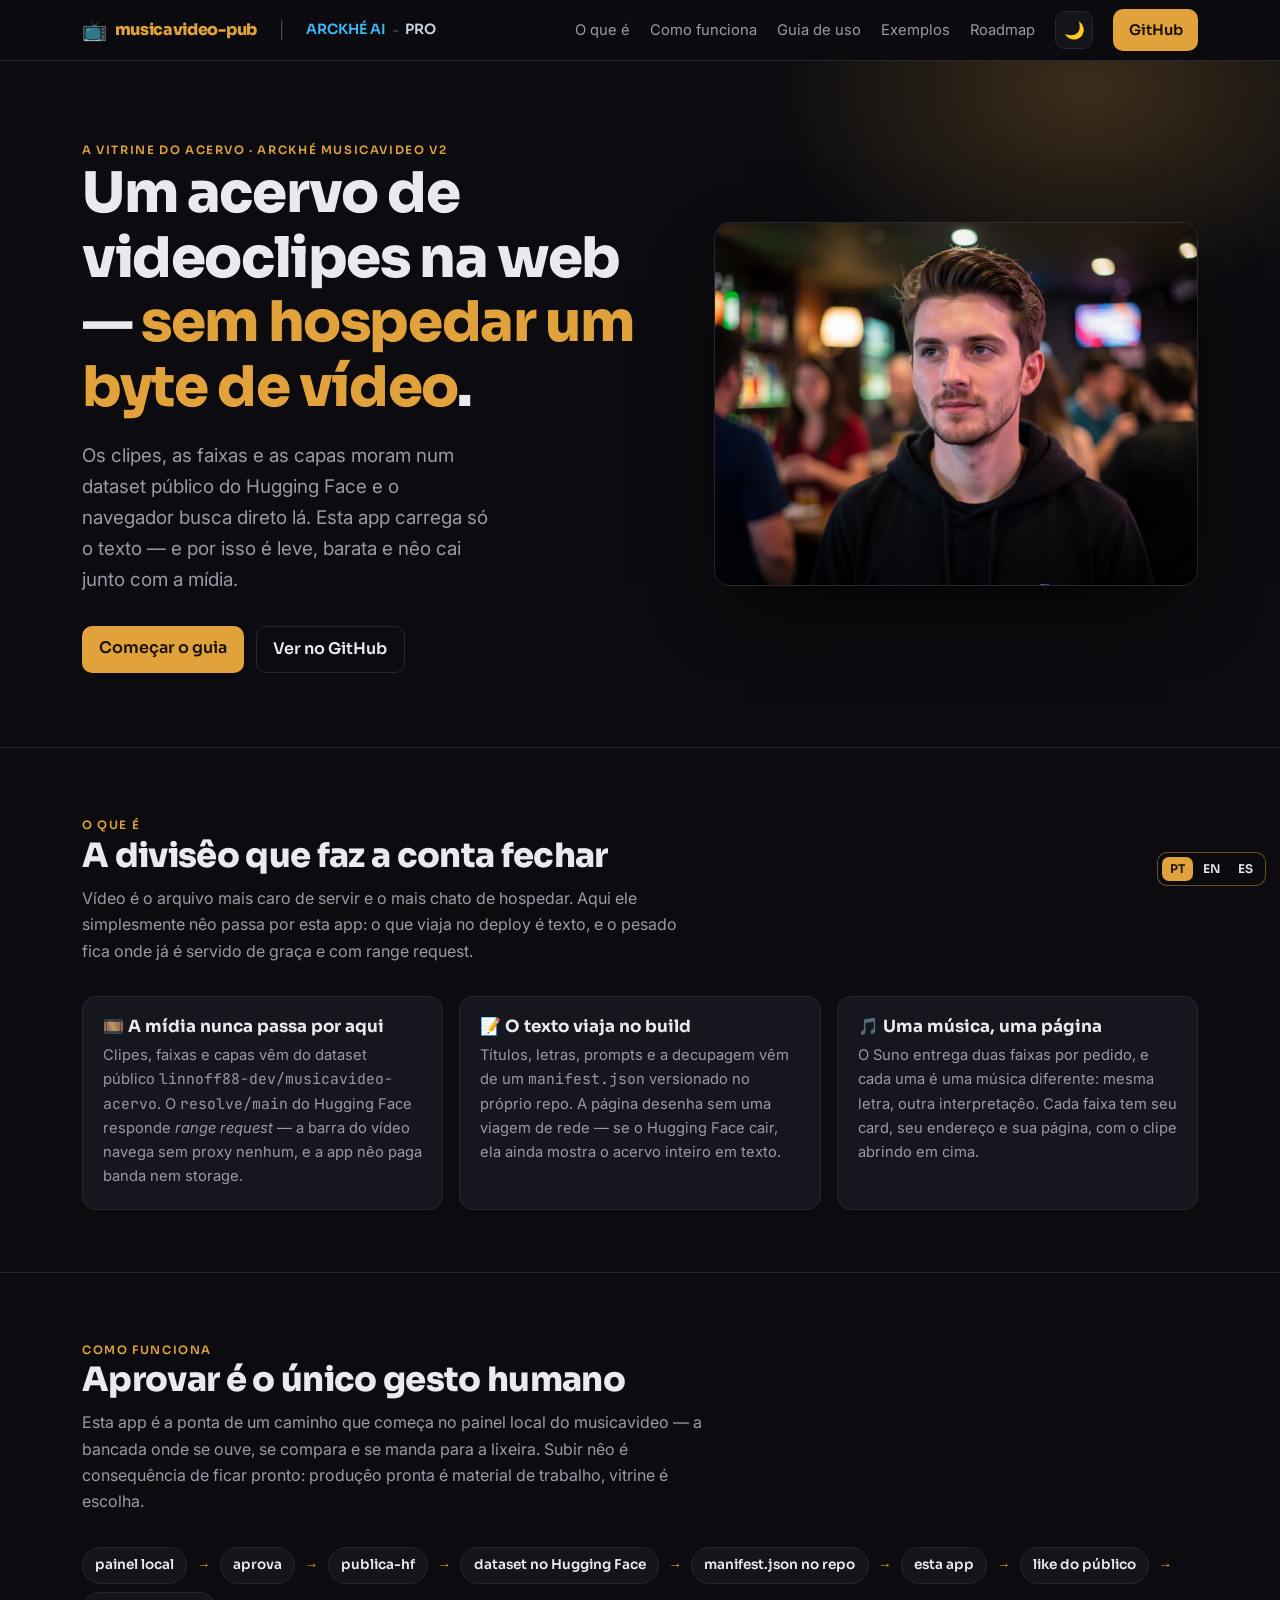
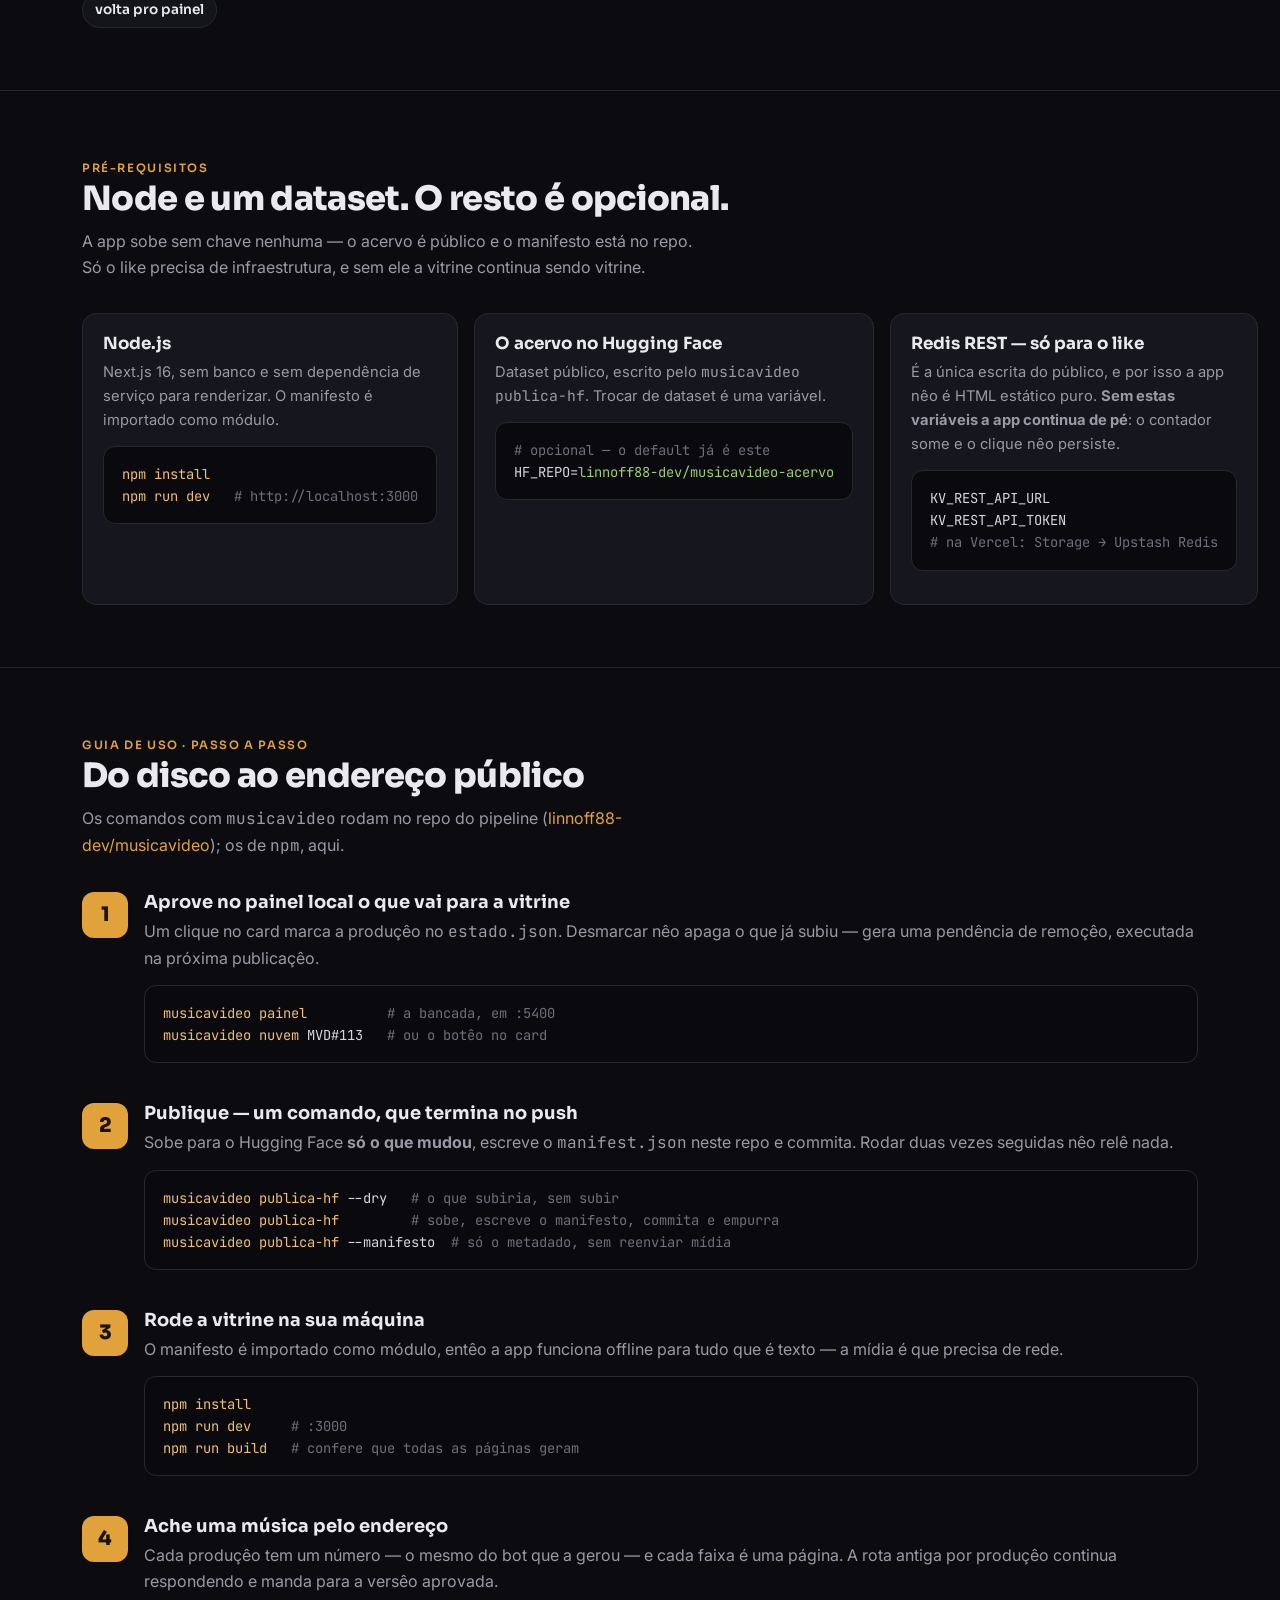
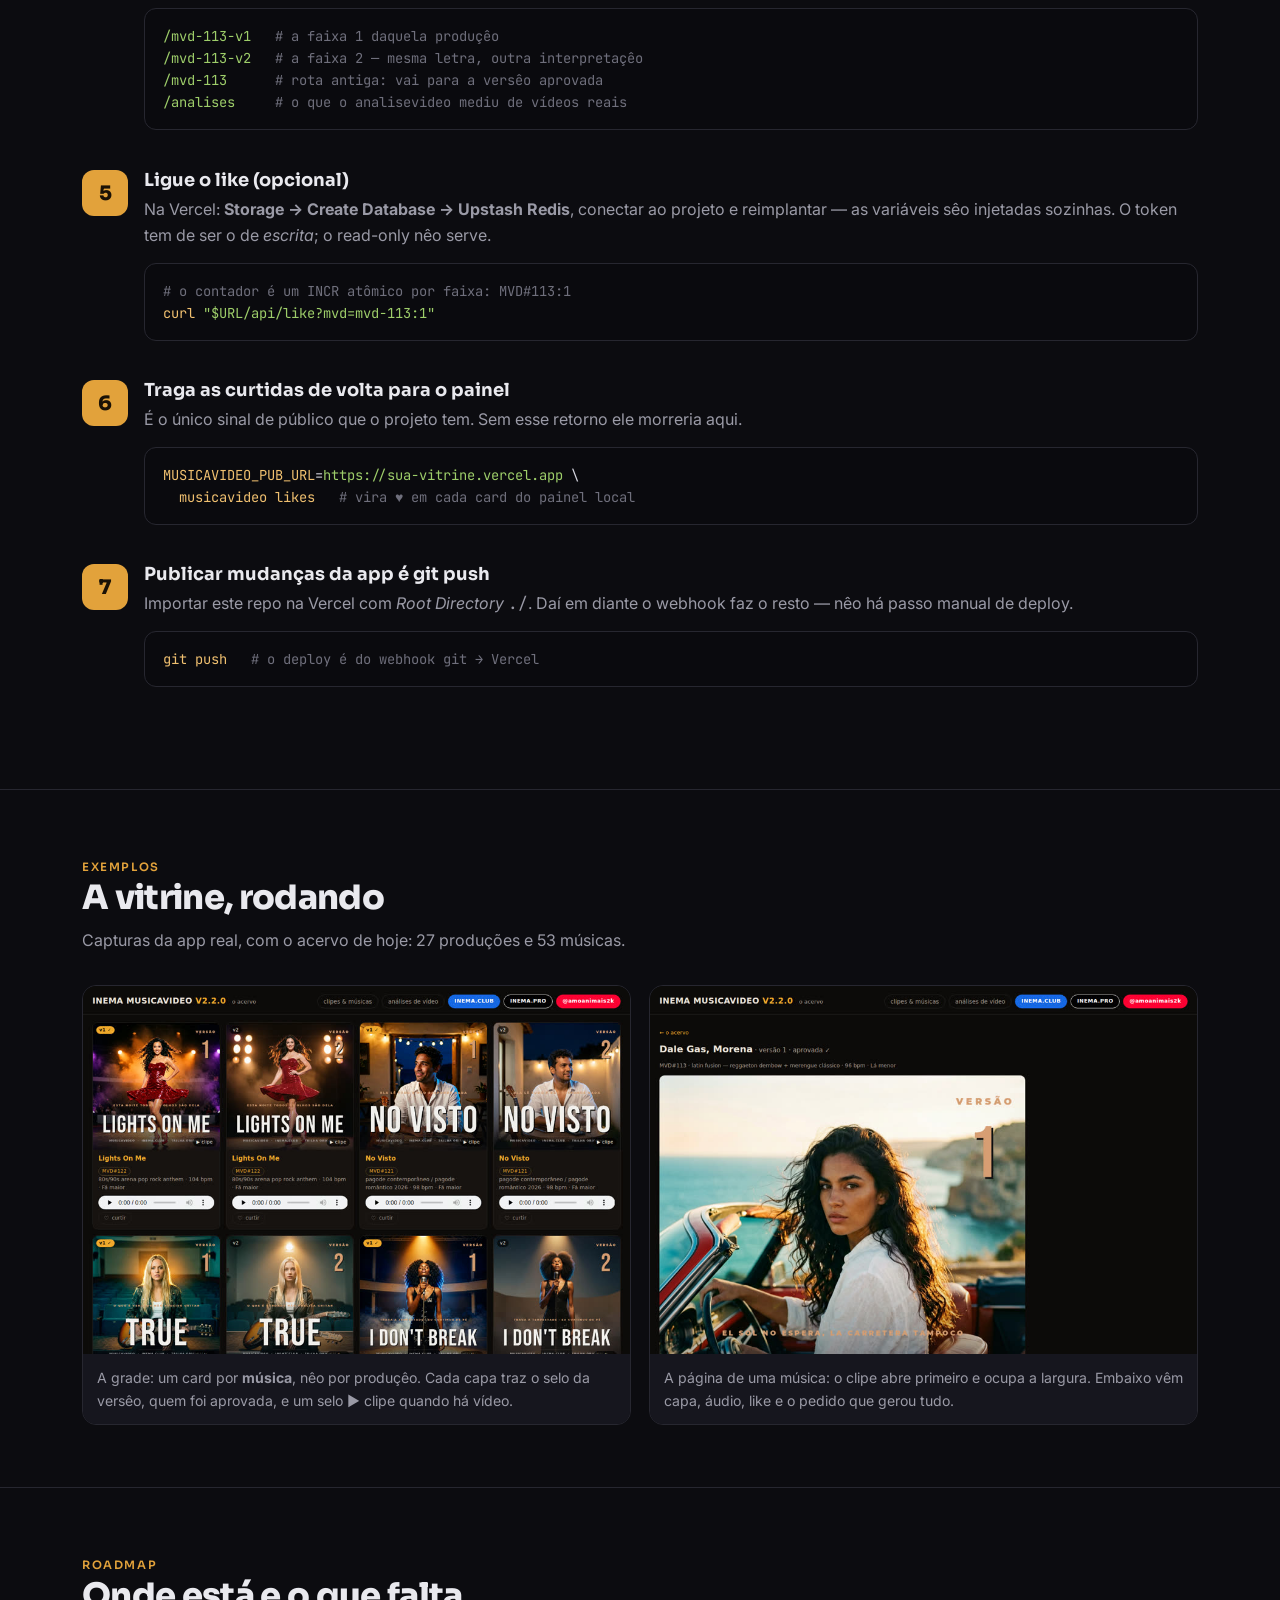
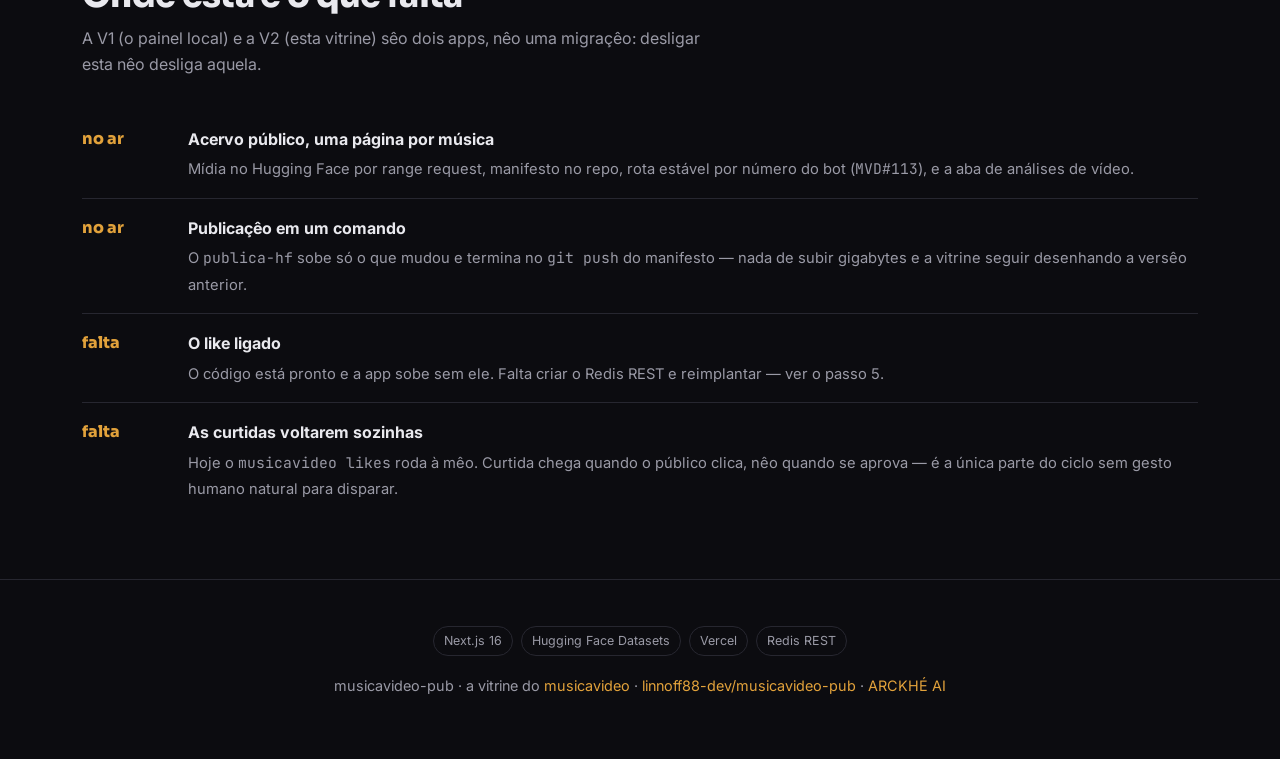
<file: guia/index.html>
<!DOCTYPE html>

<html lang="pt-BR">
<head>
<meta charset="utf-8"/>
<meta content="width=device-width, initial-scale=1" name="viewport"/>
<title>musicavideo-pub — a vitrine do acervo</title>
<meta content="App Next.js que publica um acervo de videoclipes sem hospedar mídia: os arquivos vêm de um dataset público no Hugging Face por range request, e só o texto viaja no build." name="description"/>
<link href="https://fonts.googleapis.com" rel="preconnect"/>
<link crossorigin="" href="https://fonts.gstatic.com" rel="preconnect"/>
<link href="https://fonts.googleapis.com/css2?family=Sora:wght@400;600;800&amp;family=Inter:wght@400;500;600&amp;family=JetBrains+Mono:wght@400;600&amp;display=swap" rel="stylesheet"/>
<style>
  :root{
    --bg:#0c0c10; --bg2:#14141b; --card:#16161e; --line:#272730;
    --txt:#e9e9ee; --mut:#9a9aa6; --amb:#E2A23B; --amb2:#f0c070; --sky:#38bdf8; --pro:#cbd5e1;
    color-scheme:dark;
  }
  body.light{
    --bg:#f6f7f9; --bg2:#eceef2; --card:#ffffff; --line:#e1e3ea;
    --txt:#1a1a22; --mut:#5b5b68; --amb:#b9791d; --amb2:#a16207; --sky:#0369a1; --pro:#b45309;
    color-scheme:light;
  }
  body.light .hero .glow{opacity:.5}
  body.light pre{background:#0e0e14;color:#d6d6e0}
  body.light pre .c{color:#8a8a98}
  *{box-sizing:border-box}
  html{scroll-behavior:smooth}
  body{margin:0;background:var(--bg);color:var(--txt);font:16px/1.65 Inter,system-ui,sans-serif;-webkit-font-smoothing:antialiased}
  h1,h2,h3{font-family:Sora,sans-serif;line-height:1.15;margin:0}
  a{color:var(--amb);text-decoration:none}
  code,pre{font-family:"JetBrains Mono",monospace}
  .wrap{max-width:1160px;margin:0 auto;padding:0 22px}
  .mut{color:var(--mut)} .amb{color:var(--amb)}
  .chip{display:inline-block;font-size:.72rem;letter-spacing:.14em;text-transform:uppercase;color:var(--amb);font-weight:600;font-family:Sora}
  nav{position:sticky;top:0;z-index:30;backdrop-filter:blur(12px);background:rgba(12,12,16,.78);border-bottom:1px solid var(--line)}
  nav .wrap{display:flex;align-items:center;gap:22px;height:60px}
  nav .brand{display:flex;align-items:center;gap:8px;font-family:Sora;font-weight:800;letter-spacing:-.02em;color:var(--amb)}
  nav .brand .emoji{font-size:1.25rem}
  nav .sep{color:var(--mut);opacity:.45}
  nav .ARCKHÉ{color:var(--sky);font-weight:600;font-size:.88rem;font-family:Sora}
  nav .ARCKHÉ:hover{filter:brightness(1.15)}
  nav .pro{color:var(--pro);font-weight:600;font-size:.88rem;font-family:Sora}
  nav .pro:hover{filter:brightness(1.15)}
  nav .clubpro{display:inline-flex;align-items:center;gap:6px}
  nav .links{margin-left:auto;display:flex;align-items:center;gap:20px;font-size:.92rem}
  nav .links a.sec{color:var(--mut)} nav .links a.sec:hover{color:var(--txt)}
  .tgl{background:var(--bg2);border:1px solid var(--line);color:var(--txt);width:38px;height:38px;border-radius:10px;cursor:pointer;display:inline-flex;align-items:center;justify-content:center;font-size:1.05rem}
  .tgl:hover{border-color:var(--amb)}
  .btn{display:inline-block;background:var(--amb);color:#1a1206;font-weight:600;padding:.6em 1.05em;border-radius:10px;font-family:Sora}
  .btn.ghost{background:transparent;color:var(--txt);border:1px solid var(--line)}
  @media(max-width:760px){nav .links a.sec{display:none}}
  .hero{position:relative;overflow:hidden;border-bottom:1px solid var(--line)}
  .hero .glow{position:absolute;inset:-40% -20% auto auto;width:70%;height:600px;background:radial-gradient(closest-side,rgba(226,162,59,.22),transparent 70%);pointer-events:none}
  .hero .wrap{display:grid;grid-template-columns:1.1fr .9fr;gap:40px;align-items:center;padding:74px 22px}
  .hero h1{font-size:clamp(2.2rem,5vw,3.5rem);font-weight:800;letter-spacing:-.025em}
  .hero p.lead{font-size:1.18rem;color:var(--mut);margin:1.1em 0 1.6em;max-width:34ch}
  .hero .cta{display:flex;gap:12px;flex-wrap:wrap}
  .hero figure{margin:0;border-radius:16px;overflow:hidden;border:1px solid var(--line);box-shadow:0 30px 80px -30px #000}
  .hero figure img{width:100%;display:block}
  @media(max-width:780px){.hero .wrap{grid-template-columns:1fr;padding:48px 22px}}
  section{padding:62px 0;border-bottom:1px solid var(--line)}
  section h2{font-size:clamp(1.5rem,3.4vw,2.1rem);font-weight:800;letter-spacing:-.02em}
  section .sub{color:var(--mut);margin:.6em 0 2em;max-width:62ch}
  .grid{display:grid;gap:16px}
  .g3{grid-template-columns:repeat(3,1fr)} .g4{grid-template-columns:repeat(4,1fr)} .g2{grid-template-columns:repeat(2,1fr)}
  @media(max-width:820px){.g3,.g4{grid-template-columns:1fr 1fr}}
  @media(max-width:540px){.g2,.g3,.g4{grid-template-columns:1fr}}
  .card{background:var(--card);border:1px solid var(--line);border-radius:14px;padding:20px}
  .card h3{font-size:1.05rem;margin-bottom:.4em}
  .card p{color:var(--mut);font-size:.92rem;margin:0}
  .num{display:inline-flex;width:30px;height:30px;align-items:center;justify-content:center;border-radius:8px;background:rgba(226,162,59,.14);color:var(--amb);font-family:Sora;font-weight:800;font-size:.9rem;margin-bottom:.7em}
  .flow{display:flex;flex-wrap:wrap;gap:8px;align-items:center;margin-top:10px}
  .flow span{background:var(--bg2);border:1px solid var(--line);border-radius:999px;padding:.45em .9em;font-size:.85rem;font-family:Sora;font-weight:600}
  .flow .arr{color:var(--amb);border:none;background:none;padding:0 .1em}
  pre{background:#0a0a0e;border:1px solid var(--line);border-radius:12px;padding:16px 18px;overflow:auto;font-size:.86rem;line-height:1.6;color:#d6d6e0}
  pre .c{color:#6f6f7c} pre .k{color:var(--amb2)} pre .s{color:#9ece6a}
  .step{display:grid;grid-template-columns:46px 1fr;gap:16px;margin-bottom:26px}
  .step .b{width:46px;height:46px;border-radius:12px;background:var(--amb);color:#1a1206;font-family:Sora;font-weight:800;font-size:1.25rem;display:flex;align-items:center;justify-content:center}
  .step h3{font-size:1.12rem;margin-bottom:.3em}
  .step p{color:var(--mut);margin:.2em 0 .7em}
  .ex{display:grid;grid-template-columns:1fr 1fr;gap:18px}
  @media(max-width:680px){.ex{grid-template-columns:1fr}}
  .ex figure{margin:0;border-radius:14px;overflow:hidden;border:1px solid var(--line)}
  .ex figure img{width:100%;display:block}
  .ex figcaption{padding:12px 14px;font-size:.88rem;color:var(--mut);background:var(--card)}
  .phase{display:flex;gap:14px;padding:16px 0;border-bottom:1px solid var(--line)}
  .phase:last-child{border:none}
  .phase .tag{flex:0 0 92px;font-family:Sora;font-weight:800;color:var(--amb)}
  .phase .d strong{display:block;margin-bottom:.2em}
  .phase .d span{color:var(--mut);font-size:.92rem}
  footer{padding:46px 0;text-align:center;color:var(--mut);font-size:.9rem}
  .pill{display:inline-block;border:1px solid var(--line);border-radius:999px;padding:.3em .8em;font-size:.78rem;color:var(--mut);margin:0 4px}
</style>
<link href="https://linnoff88-dev.github.io/arckhe-/guia/" hreflang="pt-BR" rel="alternate"/><link href="https://linnoff88-dev.github.io/arckhe-/guia/en/" hreflang="en" rel="alternate"/><link href="https://linnoff88-dev.github.io/arckhe-/guia/es/" hreflang="es" rel="alternate"/></head>
<body><div class="ARCKHÉ-lang" style="position:fixed;right:14px;bottom:14px;z-index:9999;display:flex;gap:2px;padding:4px;border-radius:10px;background:rgba(12,12,16,.82);border:1px solid rgba(226,162,59,.45);font:600 12px/1 Sora,Inter,system-ui,sans-serif;backdrop-filter:blur(8px)" translate="no"><a href="./" hreflang="pt-BR" style="padding:6px 8px;border-radius:7px;text-decoration:none;color:#1a1206;background:#E2A23B">PT</a><a href="en/" hreflang="en" style="padding:6px 8px;border-radius:7px;text-decoration:none;color:#e9e9ee">EN</a><a href="es/" hreflang="es" style="padding:6px 8px;border-radius:7px;text-decoration:none;color:#e9e9ee">ES</a></div>
<nav><div class="wrap">
<a class="brand" href="#top"><span class="emoji">📺</span> musicavideo-pub</a>
<span class="sep">|</span>
<span class="clubpro">
<a class="ARCKHÉ" href="https://ARCKHÉ AI" rel="noopener" target="_blank">ARCKHÉ AI</a>
<span class="sep">-</span>
<a class="pro" href="https://ARCKHÉ.pro" rel="noopener" target="_blank">PRO</a>
</span>
<div class="links">
<a class="sec" href="#oque">O que é</a>
<a class="sec" href="#fluxo">Como funciona</a>
<a class="sec" href="#guia">Guia de uso</a>
<a class="sec" href="#exemplos">Exemplos</a>
<a class="sec" href="#roadmap">Roadmap</a>
<button aria-label="Alternar tema" class="tgl" id="themeToggle" title="Alternar tema">🌙</button>
<a class="btn" href="https://github.com/linnoff88-dev/musicavideo-pub" rel="noopener" target="_blank">GitHub</a>
</div>
</div></nav>
<header class="hero" id="top">
<div class="glow"></div>
<div class="wrap">
<div>
<span class="chip">a vitrine do acervo · ARCKHÉ MUSICAVIDEO V2</span>
<h1>Um acervo de videoclipes na web — <span class="amb">sem hospedar um byte de vídeo</span>.</h1>
<p class="lead">Os clipes, as faixas e as capas moram num dataset público do Hugging Face e o navegador busca direto lá. Esta app carrega só o texto — e por isso é leve, barata e nêo cai junto com a mídia.</p>
<div class="cta">
<a class="btn" href="#guia">Começar o guia</a>
<a class="btn ghost" href="https://github.com/linnoff88-dev/musicavideo-pub" rel="noopener" target="_blank">Ver no GitHub</a>
</div>
</div>
<figure><img alt="Capa do projeto musicavideo-pub" src="assets/hero.jpg"/></figure>
</div>
</header>
<section id="oque"><div class="wrap">
<span class="chip">O que é</span>
<h2>A divisêo que faz a conta fechar</h2>
<p class="sub">Vídeo é o arquivo mais caro de servir e o mais chato de hospedar. Aqui ele simplesmente nêo passa por esta app: o que viaja no deploy é texto, e o pesado fica onde já é servido de graça e com range request.</p>
<div class="grid g3">
<div class="card"><h3>🎞️ A mídia nunca passa por aqui</h3><p>Clipes, faixas e capas vêm do dataset público <code>linnoff88-dev/musicavideo-acervo</code>. O <code>resolve/main</code> do Hugging Face responde <em>range request</em> — a barra do vídeo navega sem proxy nenhum, e a app nêo paga banda nem storage.</p></div>
<div class="card"><h3>📝 O texto viaja no build</h3><p>Títulos, letras, prompts e a decupagem vêm de um <code>manifest.json</code> versionado no próprio repo. A página desenha sem uma viagem de rede — se o Hugging Face cair, ela ainda mostra o acervo inteiro em texto.</p></div>
<div class="card"><h3>🎵 Uma música, uma página</h3><p>O Suno entrega duas faixas por pedido, e cada uma é uma música diferente: mesma letra, outra interpretaçêo. Cada faixa tem seu card, seu endereço e sua página, com o clipe abrindo em cima.</p></div>
</div>
</div></section>
<section id="fluxo"><div class="wrap">
<span class="chip">Como funciona</span>
<h2>Aprovar é o único gesto humano</h2>
<p class="sub">Esta app é a ponta de um caminho que começa no painel local do musicavideo — a bancada onde se ouve, se compara e se manda para a lixeira. Subir nêo é consequência de ficar pronto: produçêo pronta é material de trabalho, vitrine é escolha.</p>
<div class="flow">
<span>painel local</span><span class="arr">→</span>
<span>aprova</span><span class="arr">→</span>
<span>publica-hf</span><span class="arr">→</span>
<span>dataset no Hugging Face</span><span class="arr">→</span>
<span>manifest.json no repo</span><span class="arr">→</span>
<span>esta app</span><span class="arr">→</span>
<span>like do público</span><span class="arr">→</span>
<span>volta pro painel</span>
</div>
</div></section>
<section id="pre"><div class="wrap">
<span class="chip">Pré-requisitos</span>
<h2>Node e um dataset. O resto é opcional.</h2>
<p class="sub">A app sobe sem chave nenhuma — o acervo é público e o manifesto está no repo. Só o like precisa de infraestrutura, e sem ele a vitrine continua sendo vitrine.</p>
<div class="grid g3">
<div class="card"><h3>Node.js</h3><p>Next.js 16, sem banco e sem dependência de serviço para renderizar. O manifesto é importado como módulo.</p><pre><span class="k">npm install</span>
<span class="k">npm run dev</span>   <span class="c"># http://localhost:3000</span></pre></div>
<div class="card"><h3>O acervo no Hugging Face</h3><p>Dataset público, escrito pelo <code>musicavideo publica-hf</code>. Trocar de dataset é uma variável.</p><pre><span class="c"># opcional — o default já é este</span>
HF_REPO=<span class="s">linnoff88-dev/musicavideo-acervo</span></pre></div>
<div class="card"><h3>Redis REST — só para o like</h3><p>É a única escrita do público, e por isso a app nêo é HTML estático puro. <strong>Sem estas variáveis a app continua de pé</strong>: o contador some e o clique nêo persiste.</p><pre>KV_REST_API_URL
KV_REST_API_TOKEN
<span class="c"># na Vercel: Storage → Upstash Redis</span></pre></div>
</div>
</div></section>
<section id="guia"><div class="wrap">
<span class="chip">Guia de uso · passo a passo</span>
<h2>Do disco ao endereço público</h2>
<p class="sub">Os comandos com <code>musicavideo</code> rodam no repo do pipeline (<a href="https://github.com/linnoff88-dev/musicavideo">linnoff88-dev/musicavideo</a>); os de <code>npm</code>, aqui.</p>
<div class="step"><div class="b">1</div><div>
<h3>Aprove no painel local o que vai para a vitrine</h3>
<p>Um clique no card marca a produçêo no <code>estado.json</code>. Desmarcar nêo apaga o que já subiu — gera uma pendência de remoçêo, executada na próxima publicaçêo.</p>
<pre><span class="k">musicavideo painel</span>          <span class="c"># a bancada, em :5400</span>
<span class="k">musicavideo nuvem</span> MVD#113   <span class="c"># ou o botêo no card</span></pre>
</div></div>
<div class="step"><div class="b">2</div><div>
<h3>Publique — um comando, que termina no push</h3>
<p>Sobe para o Hugging Face <strong>só o que mudou</strong>, escreve o <code>manifest.json</code> neste repo e commita. Rodar duas vezes seguidas nêo relê nada.</p>
<pre><span class="k">musicavideo publica-hf</span> --dry   <span class="c"># o que subiria, sem subir</span>
<span class="k">musicavideo publica-hf</span>         <span class="c"># sobe, escreve o manifesto, commita e empurra</span>
<span class="k">musicavideo publica-hf</span> --manifesto  <span class="c"># só o metadado, sem reenviar mídia</span></pre>
</div></div>
<div class="step"><div class="b">3</div><div>
<h3>Rode a vitrine na sua máquina</h3>
<p>O manifesto é importado como módulo, entêo a app funciona offline para tudo que é texto — a mídia é que precisa de rede.</p>
<pre><span class="k">npm install</span>
<span class="k">npm run dev</span>     <span class="c"># :3000</span>
<span class="k">npm run build</span>   <span class="c"># confere que todas as páginas geram</span></pre>
</div></div>
<div class="step"><div class="b">4</div><div>
<h3>Ache uma música pelo endereço</h3>
<p>Cada produçêo tem um número — o mesmo do bot que a gerou — e cada faixa é uma página. A rota antiga por produçêo continua respondendo e manda para a versêo aprovada.</p>
<pre><span class="s">/mvd-113-v1</span>   <span class="c"># a faixa 1 daquela produçêo</span>
<span class="s">/mvd-113-v2</span>   <span class="c"># a faixa 2 — mesma letra, outra interpretaçêo</span>
<span class="s">/mvd-113</span>      <span class="c"># rota antiga: vai para a versêo aprovada</span>
<span class="s">/analises</span>     <span class="c"># o que o analisevideo mediu de vídeos reais</span></pre>
</div></div>
<div class="step"><div class="b">5</div><div>
<h3>Ligue o like (opcional)</h3>
<p>Na Vercel: <strong>Storage → Create Database → Upstash Redis</strong>, conectar ao projeto e reimplantar — as variáveis sêo injetadas sozinhas. O token tem de ser o de <em>escrita</em>; o read-only nêo serve.</p>
<pre><span class="c"># o contador é um INCR atômico por faixa: MVD#113:1</span>
<span class="k">curl</span> <span class="s">"$URL/api/like?mvd=mvd-113:1"</span></pre>
</div></div>
<div class="step"><div class="b">6</div><div>
<h3>Traga as curtidas de volta para o painel</h3>
<p>É o único sinal de público que o projeto tem. Sem esse retorno ele morreria aqui.</p>
<pre><span class="k">MUSICAVIDEO_PUB_URL</span>=<span class="s">https://sua-vitrine.vercel.app</span> \
  <span class="k">musicavideo likes</span>   <span class="c"># vira ♥ em cada card do painel local</span></pre>
</div></div>
<div class="step"><div class="b">7</div><div>
<h3>Publicar mudanças da app é git push</h3>
<p>Importar este repo na Vercel com <em>Root Directory</em> <code>./</code>. Daí em diante o webhook faz o resto — nêo há passo manual de deploy.</p>
<pre><span class="k">git push</span>   <span class="c"># o deploy é do webhook git → Vercel</span></pre>
</div></div>
</div></section>
<section id="exemplos"><div class="wrap">
<span class="chip">Exemplos</span>
<h2>A vitrine, rodando</h2>
<p class="sub">Capturas da app real, com o acervo de hoje: 27 produções e 53 músicas.</p>
<div class="ex">
<figure><img alt="A grade do acervo, um card por música" src="assets/ex1.jpg"/><figcaption>A grade: um card por <strong>música</strong>, nêo por produçêo. Cada capa traz o selo da versêo, quem foi aprovada, e um selo ▶ clipe quando há vídeo.</figcaption></figure>
<figure><img alt="A página de uma música, com o clipe em cima" src="assets/ex2.jpg"/><figcaption>A página de uma música: o clipe abre primeiro e ocupa a largura. Embaixo vêm capa, áudio, like e o pedido que gerou tudo.</figcaption></figure>
</div>
</div></section>
<section id="roadmap"><div class="wrap">
<span class="chip">Roadmap</span>
<h2>Onde está e o que falta</h2>
<p class="sub">A V1 (o painel local) e a V2 (esta vitrine) sêo dois apps, nêo uma migraçêo: desligar esta nêo desliga aquela.</p>
<div class="phase"><div class="tag">no ar</div><div class="d"><strong>Acervo público, uma página por música</strong><span>Mídia no Hugging Face por range request, manifesto no repo, rota estável por número do bot (<code>MVD#113</code>), e a aba de análises de vídeo.</span></div></div>
<div class="phase"><div class="tag">no ar</div><div class="d"><strong>Publicaçêo em um comando</strong><span>O <code>publica-hf</code> sobe só o que mudou e termina no <code>git push</code> do manifesto — nada de subir gigabytes e a vitrine seguir desenhando a versêo anterior.</span></div></div>
<div class="phase"><div class="tag">falta</div><div class="d"><strong>O like ligado</strong><span>O código está pronto e a app sobe sem ele. Falta criar o Redis REST e reimplantar — ver o passo 5.</span></div></div>
<div class="phase"><div class="tag">falta</div><div class="d"><strong>As curtidas voltarem sozinhas</strong><span>Hoje o <code>musicavideo likes</code> roda à mêo. Curtida chega quando o público clica, nêo quando se aprova — é a única parte do ciclo sem gesto humano natural para disparar.</span></div></div>
</div></section>
<footer>
<div class="wrap">
<div class="pill">Next.js 16</div><div class="pill">Hugging Face Datasets</div><div class="pill">Vercel</div><div class="pill">Redis REST</div>
<p style="margin-top:18px">musicavideo-pub · a vitrine do <a href="https://github.com/linnoff88-dev/musicavideo">musicavideo</a> ·
      <a href="https://github.com/linnoff88-dev/musicavideo-pub">linnoff88-dev/musicavideo-pub</a> ·
      <a href="https://ARCKHÉ AI">ARCKHÉ AI</a></p>
</div>
</footer>
<script>
  (function(){
    var KEY='musicavideo-pub-theme';
    var b=document.body, t=document.getElementById('themeToggle');
    if(localStorage.getItem(KEY)==='light'){ b.classList.add('light'); t.textContent='☀️'; }
    t.addEventListener('click',function(){
      var light=b.classList.toggle('light');
      t.textContent=light?'☀️':'🌙';
      localStorage.setItem(KEY, light?'light':'dark');
    });
  })();
</script>
</body>
</html>
</file>
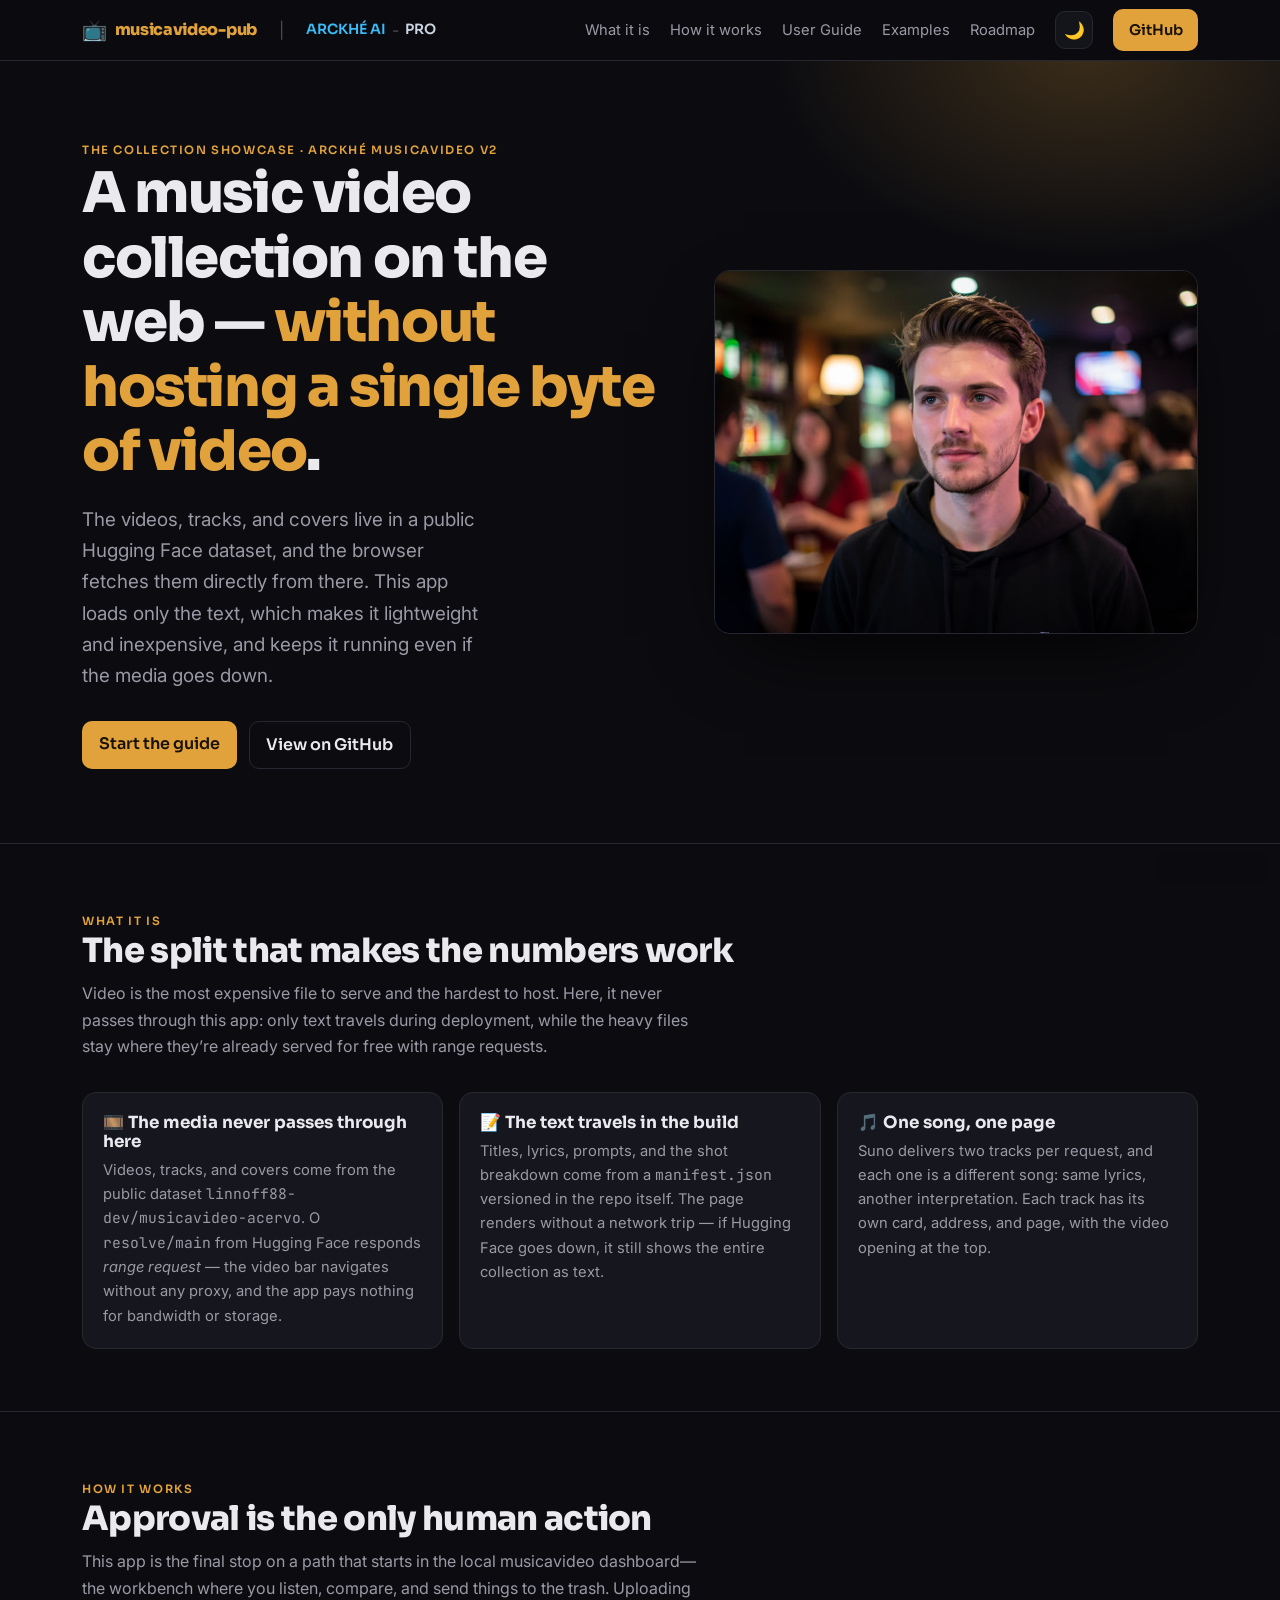
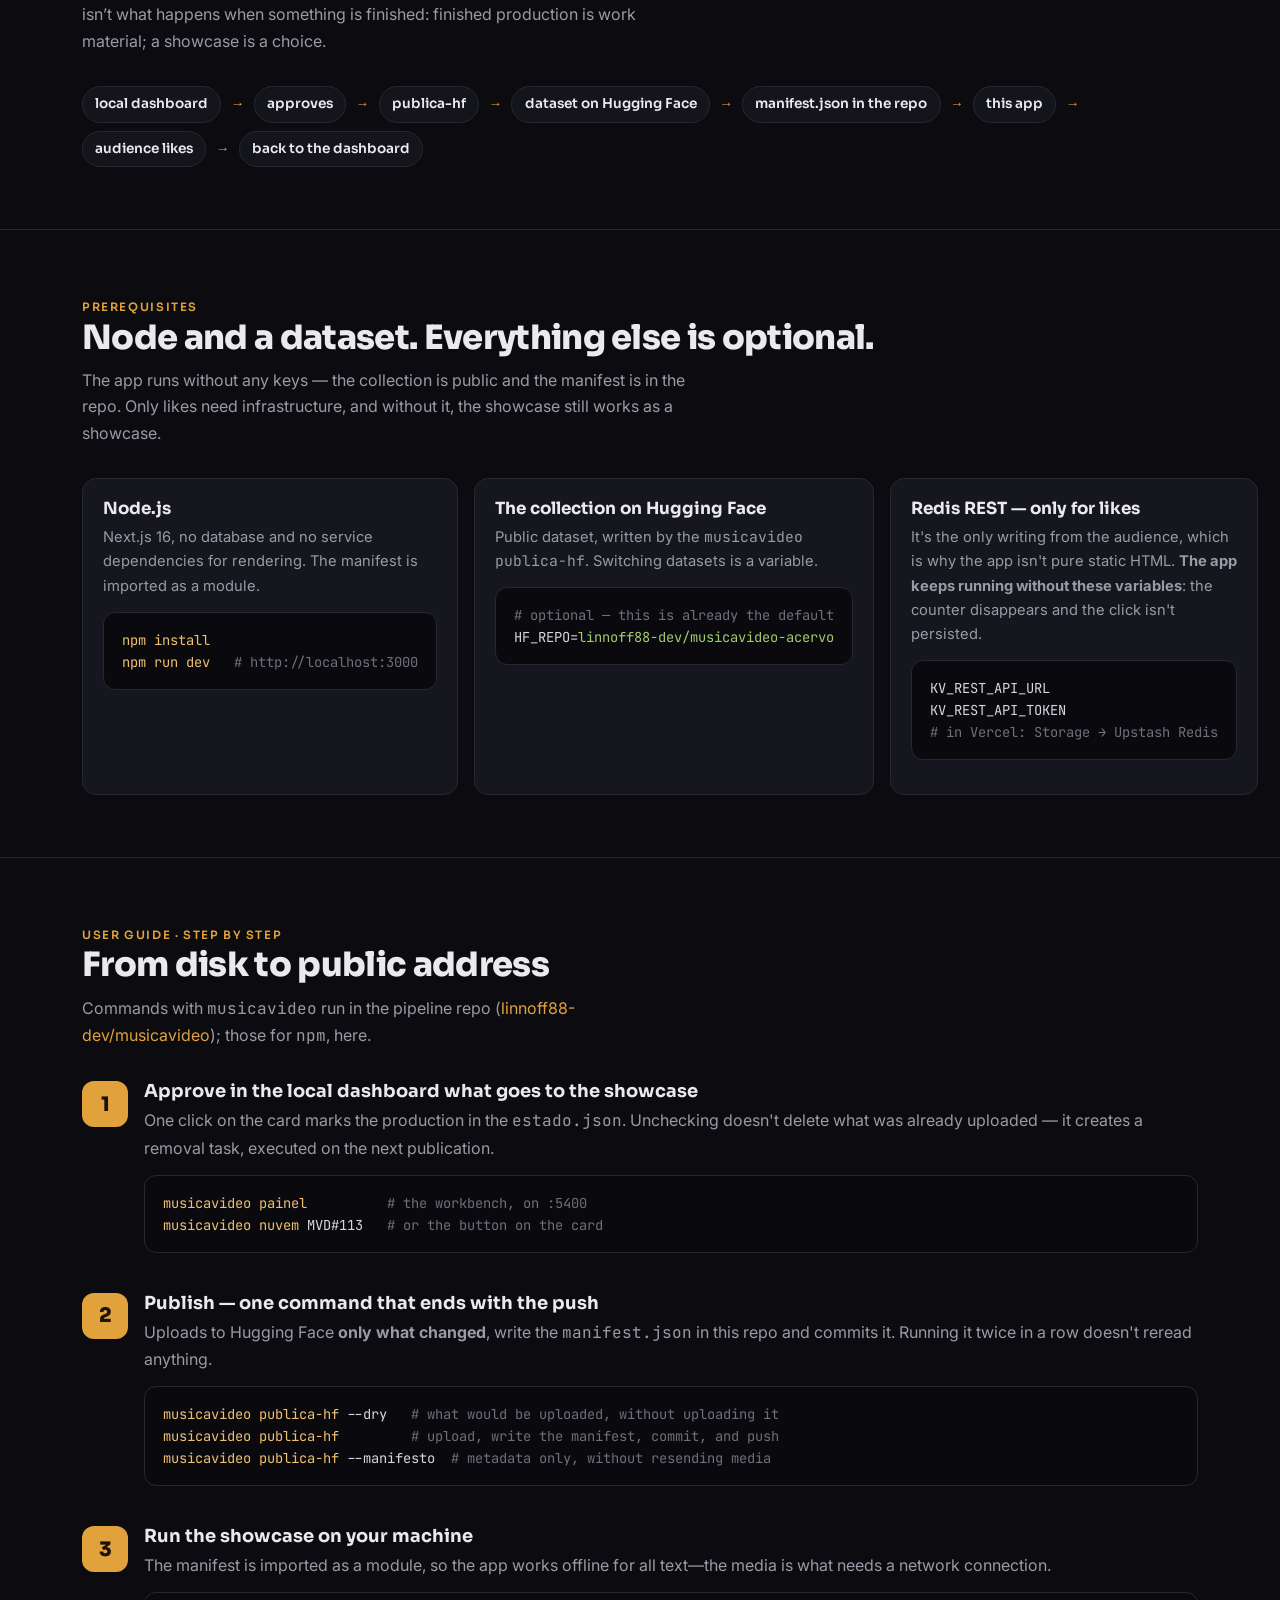
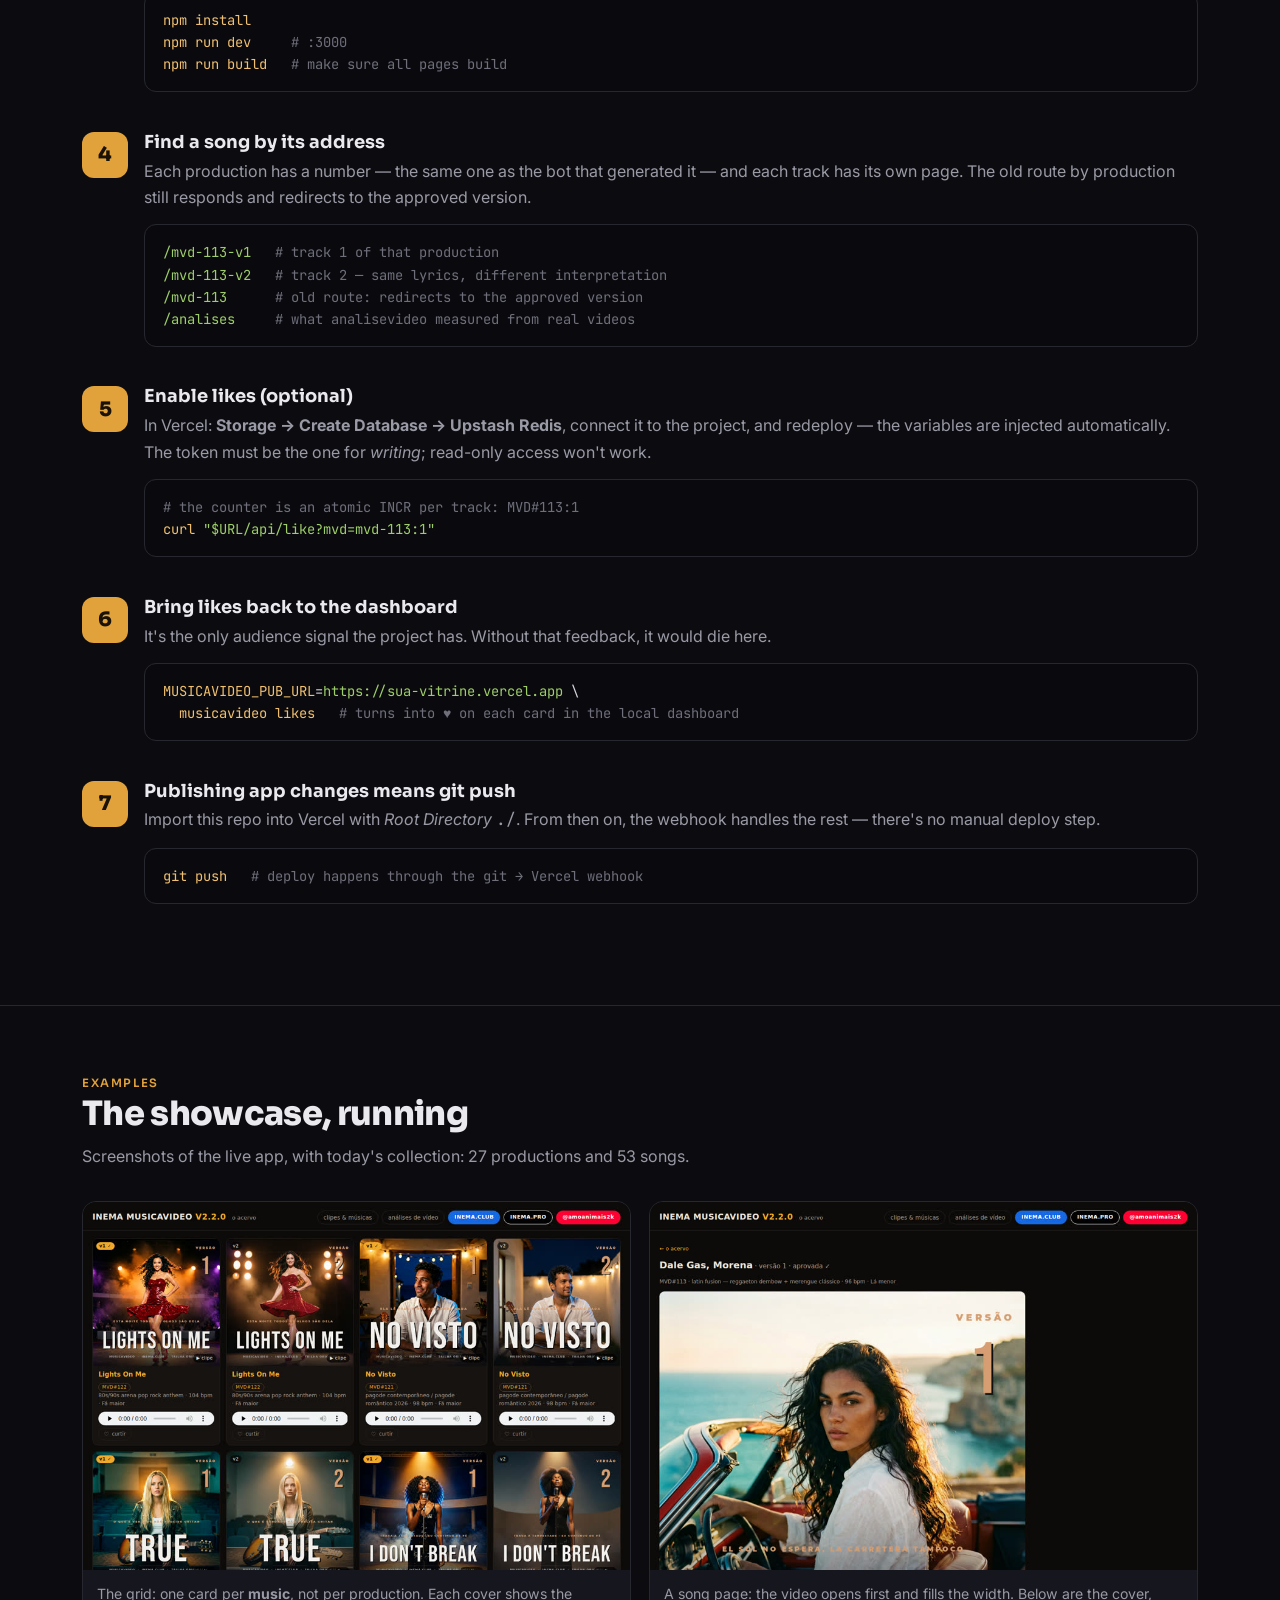
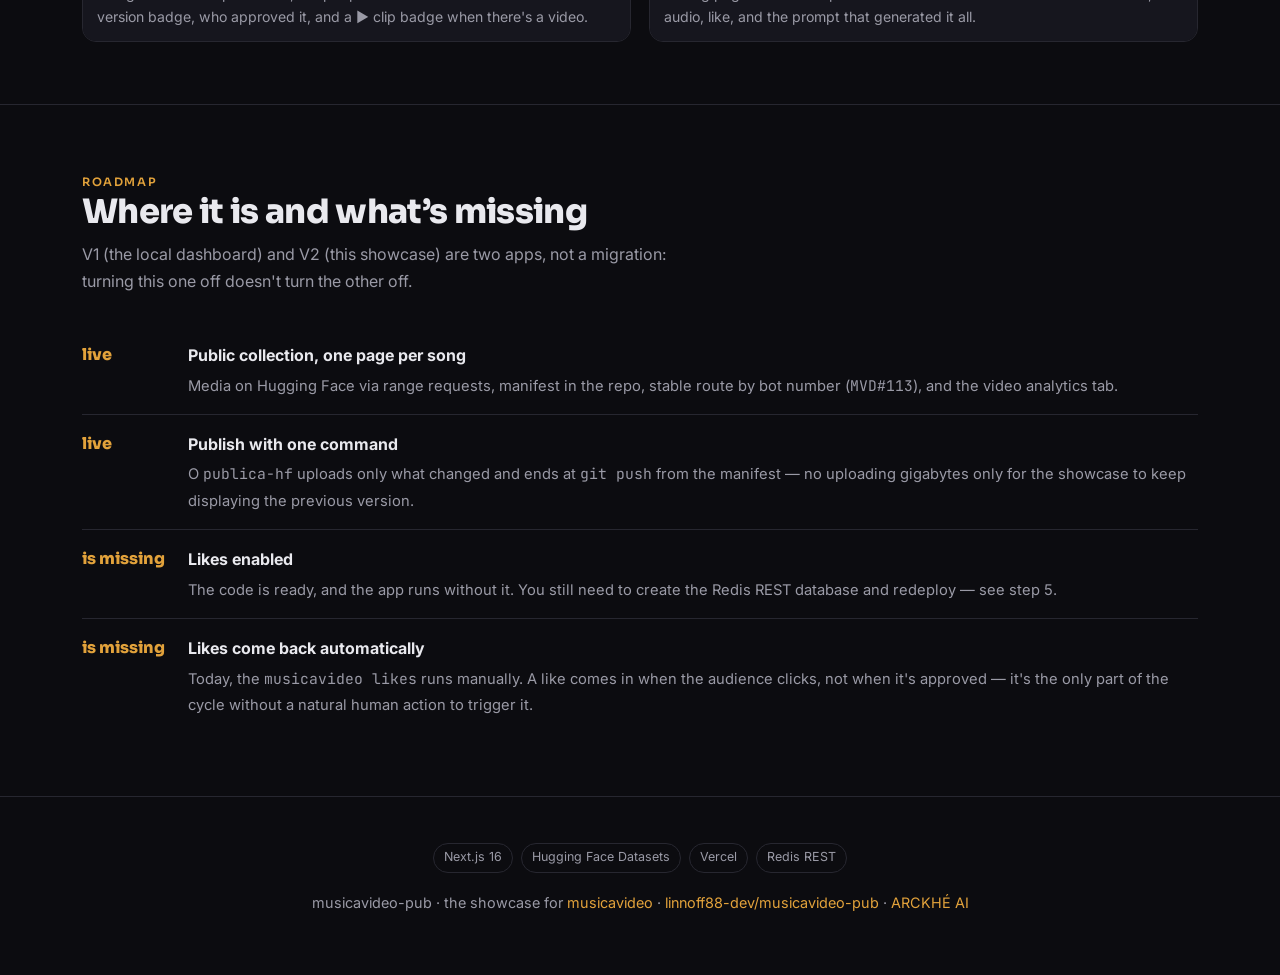
<file: guia/en/index.html>
<!DOCTYPE html>

<html lang="en">
<head>
<meta charset="utf-8"/>
<meta content="width=device-width, initial-scale=1" name="viewport"/>
<title>musicavideo-pub — the showcase for the collection</title>
<meta content="A Next.js app that publishes a music video collection without hosting media: files come from a public Hugging Face dataset via range requests, and only text is transferred during the build." name="description"/>
<link href="https://fonts.googleapis.com" rel="preconnect"/>
<link crossorigin="" href="https://fonts.gstatic.com" rel="preconnect"/>
<link href="https://fonts.googleapis.com/css2?family=Sora:wght@400;600;800&amp;family=Inter:wght@400;500;600&amp;family=JetBrains+Mono:wght@400;600&amp;display=swap" rel="stylesheet"/>
<style>
  :root{
    --bg:#0c0c10; --bg2:#14141b; --card:#16161e; --line:#272730;
    --txt:#e9e9ee; --mut:#9a9aa6; --amb:#E2A23B; --amb2:#f0c070; --sky:#38bdf8; --pro:#cbd5e1;
    color-scheme:dark;
  }
  body.light{
    --bg:#f6f7f9; --bg2:#eceef2; --card:#ffffff; --line:#e1e3ea;
    --txt:#1a1a22; --mut:#5b5b68; --amb:#b9791d; --amb2:#a16207; --sky:#0369a1; --pro:#b45309;
    color-scheme:light;
  }
  body.light .hero .glow{opacity:.5}
  body.light pre{background:#0e0e14;color:#d6d6e0}
  body.light pre .c{color:#8a8a98}
  *{box-sizing:border-box}
  html{scroll-behavior:smooth}
  body{margin:0;background:var(--bg);color:var(--txt);font:16px/1.65 Inter,system-ui,sans-serif;-webkit-font-smoothing:antialiased}
  h1,h2,h3{font-family:Sora,sans-serif;line-height:1.15;margin:0}
  a{color:var(--amb);text-decoration:none}
  code,pre{font-family:"JetBrains Mono",monospace}
  .wrap{max-width:1160px;margin:0 auto;padding:0 22px}
  .mut{color:var(--mut)} .amb{color:var(--amb)}
  .chip{display:inline-block;font-size:.72rem;letter-spacing:.14em;text-transform:uppercase;color:var(--amb);font-weight:600;font-family:Sora}
  nav{position:sticky;top:0;z-index:30;backdrop-filter:blur(12px);background:rgba(12,12,16,.78);border-bottom:1px solid var(--line)}
  nav .wrap{display:flex;align-items:center;gap:22px;height:60px}
  nav .brand{display:flex;align-items:center;gap:8px;font-family:Sora;font-weight:800;letter-spacing:-.02em;color:var(--amb)}
  nav .brand .emoji{font-size:1.25rem}
  nav .sep{color:var(--mut);opacity:.45}
  nav .ARCKHÉ{color:var(--sky);font-weight:600;font-size:.88rem;font-family:Sora}
  nav .ARCKHÉ:hover{filter:brightness(1.15)}
  nav .pro{color:var(--pro);font-weight:600;font-size:.88rem;font-family:Sora}
  nav .pro:hover{filter:brightness(1.15)}
  nav .clubpro{display:inline-flex;align-items:center;gap:6px}
  nav .links{margin-left:auto;display:flex;align-items:center;gap:20px;font-size:.92rem}
  nav .links a.sec{color:var(--mut)} nav .links a.sec:hover{color:var(--txt)}
  .tgl{background:var(--bg2);border:1px solid var(--line);color:var(--txt);width:38px;height:38px;border-radius:10px;cursor:pointer;display:inline-flex;align-items:center;justify-content:center;font-size:1.05rem}
  .tgl:hover{border-color:var(--amb)}
  .btn{display:inline-block;background:var(--amb);color:#1a1206;font-weight:600;padding:.6em 1.05em;border-radius:10px;font-family:Sora}
  .btn.ghost{background:transparent;color:var(--txt);border:1px solid var(--line)}
  @media(max-width:760px){nav .links a.sec{display:none}}
  .hero{position:relative;overflow:hidden;border-bottom:1px solid var(--line)}
  .hero .glow{position:absolute;inset:-40% -20% auto auto;width:70%;height:600px;background:radial-gradient(closest-side,rgba(226,162,59,.22),transparent 70%);pointer-events:none}
  .hero .wrap{display:grid;grid-template-columns:1.1fr .9fr;gap:40px;align-items:center;padding:74px 22px}
  .hero h1{font-size:clamp(2.2rem,5vw,3.5rem);font-weight:800;letter-spacing:-.025em}
  .hero p.lead{font-size:1.18rem;color:var(--mut);margin:1.1em 0 1.6em;max-width:34ch}
  .hero .cta{display:flex;gap:12px;flex-wrap:wrap}
  .hero figure{margin:0;border-radius:16px;overflow:hidden;border:1px solid var(--line);box-shadow:0 30px 80px -30px #000}
  .hero figure img{width:100%;display:block}
  @media(max-width:780px){.hero .wrap{grid-template-columns:1fr;padding:48px 22px}}
  section{padding:62px 0;border-bottom:1px solid var(--line)}
  section h2{font-size:clamp(1.5rem,3.4vw,2.1rem);font-weight:800;letter-spacing:-.02em}
  section .sub{color:var(--mut);margin:.6em 0 2em;max-width:62ch}
  .grid{display:grid;gap:16px}
  .g3{grid-template-columns:repeat(3,1fr)} .g4{grid-template-columns:repeat(4,1fr)} .g2{grid-template-columns:repeat(2,1fr)}
  @media(max-width:820px){.g3,.g4{grid-template-columns:1fr 1fr}}
  @media(max-width:540px){.g2,.g3,.g4{grid-template-columns:1fr}}
  .card{background:var(--card);border:1px solid var(--line);border-radius:14px;padding:20px}
  .card h3{font-size:1.05rem;margin-bottom:.4em}
  .card p{color:var(--mut);font-size:.92rem;margin:0}
  .num{display:inline-flex;width:30px;height:30px;align-items:center;justify-content:center;border-radius:8px;background:rgba(226,162,59,.14);color:var(--amb);font-family:Sora;font-weight:800;font-size:.9rem;margin-bottom:.7em}
  .flow{display:flex;flex-wrap:wrap;gap:8px;align-items:center;margin-top:10px}
  .flow span{background:var(--bg2);border:1px solid var(--line);border-radius:999px;padding:.45em .9em;font-size:.85rem;font-family:Sora;font-weight:600}
  .flow .arr{color:var(--amb);border:none;background:none;padding:0 .1em}
  pre{background:#0a0a0e;border:1px solid var(--line);border-radius:12px;padding:16px 18px;overflow:auto;font-size:.86rem;line-height:1.6;color:#d6d6e0}
  pre .c{color:#6f6f7c} pre .k{color:var(--amb2)} pre .s{color:#9ece6a}
  .step{display:grid;grid-template-columns:46px 1fr;gap:16px;margin-bottom:26px}
  .step .b{width:46px;height:46px;border-radius:12px;background:var(--amb);color:#1a1206;font-family:Sora;font-weight:800;font-size:1.25rem;display:flex;align-items:center;justify-content:center}
  .step h3{font-size:1.12rem;margin-bottom:.3em}
  .step p{color:var(--mut);margin:.2em 0 .7em}
  .ex{display:grid;grid-template-columns:1fr 1fr;gap:18px}
  @media(max-width:680px){.ex{grid-template-columns:1fr}}
  .ex figure{margin:0;border-radius:14px;overflow:hidden;border:1px solid var(--line)}
  .ex figure img{width:100%;display:block}
  .ex figcaption{padding:12px 14px;font-size:.88rem;color:var(--mut);background:var(--card)}
  .phase{display:flex;gap:14px;padding:16px 0;border-bottom:1px solid var(--line)}
  .phase:last-child{border:none}
  .phase .tag{flex:0 0 92px;font-family:Sora;font-weight:800;color:var(--amb)}
  .phase .d strong{display:block;margin-bottom:.2em}
  .phase .d span{color:var(--mut);font-size:.92rem}
  footer{padding:46px 0;text-align:center;color:var(--mut);font-size:.9rem}
  .pill{display:inline-block;border:1px solid var(--line);border-radius:999px;padding:.3em .8em;font-size:.78rem;color:var(--mut);margin:0 4px}
</style>
<link href="https://linnoff88-dev.github.io/arckhe-/guia/" hreflang="pt-BR" rel="alternate"/><link href="https://linnoff88-dev.github.io/arckhe-/guia/en/" hreflang="en" rel="alternate"/><link href="https://linnoff88-dev.github.io/arckhe-/guia/es/" hreflang="es" rel="alternate"/></head>
<body><div class="ARCKHÉ-lang" style="position:fixed;right:14px;bottom:14px;z-index:9999;display:flex;gap:2px;padding:4px;border-radius:10px;background:rgba(12,12,16,.82);border:1px solid rgba(226,162,59,.45);font:600 12px/1 Sora,Inter,system-ui,sans-serif;backdrop-filter:blur(8px)" translate="no"><a href="../" hreflang="pt-BR" style="padding:6px 8px;border-radius:7px;text-decoration:none;color:#e9e9ee">PT</a><a href="./" hreflang="en" style="padding:6px 8px;border-radius:7px;text-decoration:none;color:#1a1206;background:#E2A23B">EN</a><a href="../es/" hreflang="es" style="padding:6px 8px;border-radius:7px;text-decoration:none;color:#e9e9ee">ES</a></div>
<nav><div class="wrap">
<a class="brand" href="#top"><span class="emoji">📺</span> musicavideo-pub</a>
<span class="sep">|</span>
<span class="clubpro">
<a class="ARCKHÉ" href="https://ARCKHÉ AI" rel="noopener" target="_blank">ARCKHÉ AI</a>
<span class="sep">-</span>
<a class="pro" href="https://ARCKHÉ.pro" rel="noopener" target="_blank">PRO</a>
</span>
<div class="links">
<a class="sec" href="#oque">What it is</a>
<a class="sec" href="#fluxo">How it works</a>
<a class="sec" href="#guia">User Guide</a>
<a class="sec" href="#exemplos">Examples</a>
<a class="sec" href="#roadmap">Roadmap</a>
<button aria-label="Toggle theme" class="tgl" id="themeToggle" title="Toggle theme">🌙</button>
<a class="btn" href="https://github.com/linnoff88-dev/musicavideo-pub" rel="noopener" target="_blank">GitHub</a>
</div>
</div></nav>
<header class="hero" id="top">
<div class="glow"></div>
<div class="wrap">
<div>
<span class="chip">the collection showcase · ARCKHÉ MUSICAVIDEO V2</span>
<h1>A music video collection on the web — <span class="amb">without hosting a single byte of video</span>.</h1>
<p class="lead">The videos, tracks, and covers live in a public Hugging Face dataset, and the browser fetches them directly from there. This app loads only the text, which makes it lightweight and inexpensive, and keeps it running even if the media goes down.</p>
<div class="cta">
<a class="btn" href="#guia">Start the guide</a>
<a class="btn ghost" href="https://github.com/linnoff88-dev/musicavideo-pub" rel="noopener" target="_blank">View on GitHub</a>
</div>
</div>
<figure><img alt="Project cover for musicavideo-pub" src="../assets/hero.jpg"/></figure>
</div>
</header>
<section id="oque"><div class="wrap">
<span class="chip">What it is</span>
<h2>The split that makes the numbers work</h2>
<p class="sub">Video is the most expensive file to serve and the hardest to host. Here, it never passes through this app: only text travels during deployment, while the heavy files stay where they’re already served for free with range requests.</p>
<div class="grid g3">
<div class="card"><h3>🎞️ The media never passes through here</h3><p>Videos, tracks, and covers come from the public dataset <code>linnoff88-dev/musicavideo-acervo</code>. O <code>resolve/main</code> from Hugging Face responds <em>range request</em> — the video bar navigates without any proxy, and the app pays nothing for bandwidth or storage.</p></div>
<div class="card"><h3>📝 The text travels in the build</h3><p>Titles, lyrics, prompts, and the shot breakdown come from a <code>manifest.json</code> versioned in the repo itself. The page renders without a network trip — if Hugging Face goes down, it still shows the entire collection as text.</p></div>
<div class="card"><h3>🎵 One song, one page</h3><p>Suno delivers two tracks per request, and each one is a different song: same lyrics, another interpretation. Each track has its own card, address, and page, with the video opening at the top.</p></div>
</div>
</div></section>
<section id="fluxo"><div class="wrap">
<span class="chip">How it works</span>
<h2>Approval is the only human action</h2>
<p class="sub">This app is the final stop on a path that starts in the local musicavideo dashboard—the workbench where you listen, compare, and send things to the trash. Uploading isn’t what happens when something is finished: finished production is work material; a showcase is a choice.</p>
<div class="flow">
<span>local dashboard</span><span class="arr">→</span>
<span>approves</span><span class="arr">→</span>
<span>publica-hf</span><span class="arr">→</span>
<span>dataset on Hugging Face</span><span class="arr">→</span>
<span>manifest.json in the repo</span><span class="arr">→</span>
<span>this app</span><span class="arr">→</span>
<span>audience likes</span><span class="arr">→</span>
<span>back to the dashboard</span>
</div>
</div></section>
<section id="pre"><div class="wrap">
<span class="chip">Prerequisites</span>
<h2>Node and a dataset. Everything else is optional.</h2>
<p class="sub">The app runs without any keys — the collection is public and the manifest is in the repo. Only likes need infrastructure, and without it, the showcase still works as a showcase.</p>
<div class="grid g3">
<div class="card"><h3>Node.js</h3><p>Next.js 16, no database and no service dependencies for rendering. The manifest is imported as a module.</p><pre><span class="k">npm install</span>
<span class="k">npm run dev</span>   <span class="c"># http://localhost:3000</span></pre></div>
<div class="card"><h3>The collection on Hugging Face</h3><p>Public dataset, written by the <code>musicavideo publica-hf</code>. Switching datasets is a variable.</p><pre><span class="c"># optional — this is already the default</span>
HF_REPO=<span class="s">linnoff88-dev/musicavideo-acervo</span></pre></div>
<div class="card"><h3>Redis REST — only for likes</h3><p>It's the only writing from the audience, which is why the app isn't pure static HTML. <strong>The app keeps running without these variables</strong>: the counter disappears and the click isn't persisted.</p><pre>KV_REST_API_URL
KV_REST_API_TOKEN
<span class="c"># in Vercel: Storage → Upstash Redis</span></pre></div>
</div>
</div></section>
<section id="guia"><div class="wrap">
<span class="chip">User Guide · step by step</span>
<h2>From disk to public address</h2>
<p class="sub">Commands with <code>musicavideo</code> run in the pipeline repo (<a href="https://github.com/linnoff88-dev/musicavideo">linnoff88-dev/musicavideo</a>); those for <code>npm</code>, here.</p>
<div class="step"><div class="b">1</div><div>
<h3>Approve in the local dashboard what goes to the showcase</h3>
<p>One click on the card marks the production in the <code>estado.json</code>. Unchecking doesn't delete what was already uploaded — it creates a removal task, executed on the next publication.</p>
<pre><span class="k">musicavideo painel</span>          <span class="c"># the workbench, on :5400</span>
<span class="k">musicavideo nuvem</span> MVD#113   <span class="c"># or the button on the card</span></pre>
</div></div>
<div class="step"><div class="b">2</div><div>
<h3>Publish — one command that ends with the push</h3>
<p>Uploads to Hugging Face <strong>only what changed</strong>, write the <code>manifest.json</code> in this repo and commits it. Running it twice in a row doesn't reread anything.</p>
<pre><span class="k">musicavideo publica-hf</span> --dry   <span class="c"># what would be uploaded, without uploading it</span>
<span class="k">musicavideo publica-hf</span>         <span class="c"># upload, write the manifest, commit, and push</span>
<span class="k">musicavideo publica-hf</span> --manifesto  <span class="c"># metadata only, without resending media</span></pre>
</div></div>
<div class="step"><div class="b">3</div><div>
<h3>Run the showcase on your machine</h3>
<p>The manifest is imported as a module, so the app works offline for all text—the media is what needs a network connection.</p>
<pre><span class="k">npm install</span>
<span class="k">npm run dev</span>     <span class="c"># :3000</span>
<span class="k">npm run build</span>   <span class="c"># make sure all pages build</span></pre>
</div></div>
<div class="step"><div class="b">4</div><div>
<h3>Find a song by its address</h3>
<p>Each production has a number — the same one as the bot that generated it — and each track has its own page. The old route by production still responds and redirects to the approved version.</p>
<pre><span class="s">/mvd-113-v1</span>   <span class="c"># track 1 of that production</span>
<span class="s">/mvd-113-v2</span>   <span class="c"># track 2 — same lyrics, different interpretation</span>
<span class="s">/mvd-113</span>      <span class="c"># old route: redirects to the approved version</span>
<span class="s">/analises</span>     <span class="c"># what analisevideo measured from real videos</span></pre>
</div></div>
<div class="step"><div class="b">5</div><div>
<h3>Enable likes (optional)</h3>
<p>In Vercel: <strong>Storage → Create Database → Upstash Redis</strong>, connect it to the project, and redeploy — the variables are injected automatically. The token must be the one for <em>writing</em>; read-only access won't work.</p>
<pre><span class="c"># the counter is an atomic INCR per track: MVD#113:1</span>
<span class="k">curl</span> <span class="s">"$URL/api/like?mvd=mvd-113:1"</span></pre>
</div></div>
<div class="step"><div class="b">6</div><div>
<h3>Bring likes back to the dashboard</h3>
<p>It's the only audience signal the project has. Without that feedback, it would die here.</p>
<pre><span class="k">MUSICAVIDEO_PUB_URL</span>=<span class="s">https://sua-vitrine.vercel.app</span> \
  <span class="k">musicavideo likes</span>   <span class="c"># turns into ♥ on each card in the local dashboard</span></pre>
</div></div>
<div class="step"><div class="b">7</div><div>
<h3>Publishing app changes means git push</h3>
<p>Import this repo into Vercel with <em>Root Directory</em> <code>./</code>. From then on, the webhook handles the rest — there's no manual deploy step.</p>
<pre><span class="k">git push</span>   <span class="c"># deploy happens through the git → Vercel webhook</span></pre>
</div></div>
</div></section>
<section id="exemplos"><div class="wrap">
<span class="chip">Examples</span>
<h2>The showcase, running</h2>
<p class="sub">Screenshots of the live app, with today's collection: 27 productions and 53 songs.</p>
<div class="ex">
<figure><img alt="The collection grid, one card per song" src="../assets/ex1.jpg"/><figcaption>The grid: one card per <strong>music</strong>, not per production. Each cover shows the version badge, who approved it, and a ▶ clip badge when there's a video.</figcaption></figure>
<figure><img alt="A song page, with the video at the top" src="../assets/ex2.jpg"/><figcaption>A song page: the video opens first and fills the width. Below are the cover, audio, like, and the prompt that generated it all.</figcaption></figure>
</div>
</div></section>
<section id="roadmap"><div class="wrap">
<span class="chip">Roadmap</span>
<h2>Where it is and what’s missing</h2>
<p class="sub">V1 (the local dashboard) and V2 (this showcase) are two apps, not a migration: turning this one off doesn't turn the other off.</p>
<div class="phase"><div class="tag">live</div><div class="d"><strong>Public collection, one page per song</strong><span>Media on Hugging Face via range requests, manifest in the repo, stable route by bot number (<code>MVD#113</code>), and the video analytics tab.</span></div></div>
<div class="phase"><div class="tag">live</div><div class="d"><strong>Publish with one command</strong><span>O <code>publica-hf</code> uploads only what changed and ends at <code>git push</code> from the manifest — no uploading gigabytes only for the showcase to keep displaying the previous version.</span></div></div>
<div class="phase"><div class="tag">is missing</div><div class="d"><strong>Likes enabled</strong><span>The code is ready, and the app runs without it. You still need to create the Redis REST database and redeploy — see step 5.</span></div></div>
<div class="phase"><div class="tag">is missing</div><div class="d"><strong>Likes come back automatically</strong><span>Today, the <code>musicavideo likes</code> runs manually. A like comes in when the audience clicks, not when it's approved — it's the only part of the cycle without a natural human action to trigger it.</span></div></div>
</div></section>
<footer>
<div class="wrap">
<div class="pill">Next.js 16</div><div class="pill">Hugging Face Datasets</div><div class="pill">Vercel</div><div class="pill">Redis REST</div>
<p style="margin-top:18px">musicavideo-pub · the showcase for <a href="https://github.com/linnoff88-dev/musicavideo">musicavideo</a> ·
      <a href="https://github.com/linnoff88-dev/musicavideo-pub">linnoff88-dev/musicavideo-pub</a> ·
      <a href="https://ARCKHÉ AI">ARCKHÉ AI</a></p>
</div>
</footer>
<script>
  (function(){
    var KEY='musicavideo-pub-theme';
    var b=document.body, t=document.getElementById('themeToggle');
    if(localStorage.getItem(KEY)==='light'){ b.classList.add('light'); t.textContent='☀️'; }
    t.addEventListener('click',function(){
      var light=b.classList.toggle('light');
      t.textContent=light?'☀️':'🌙';
      localStorage.setItem(KEY, light?'light':'dark');
    });
  })();
</script>
</body>
</html>
</file>
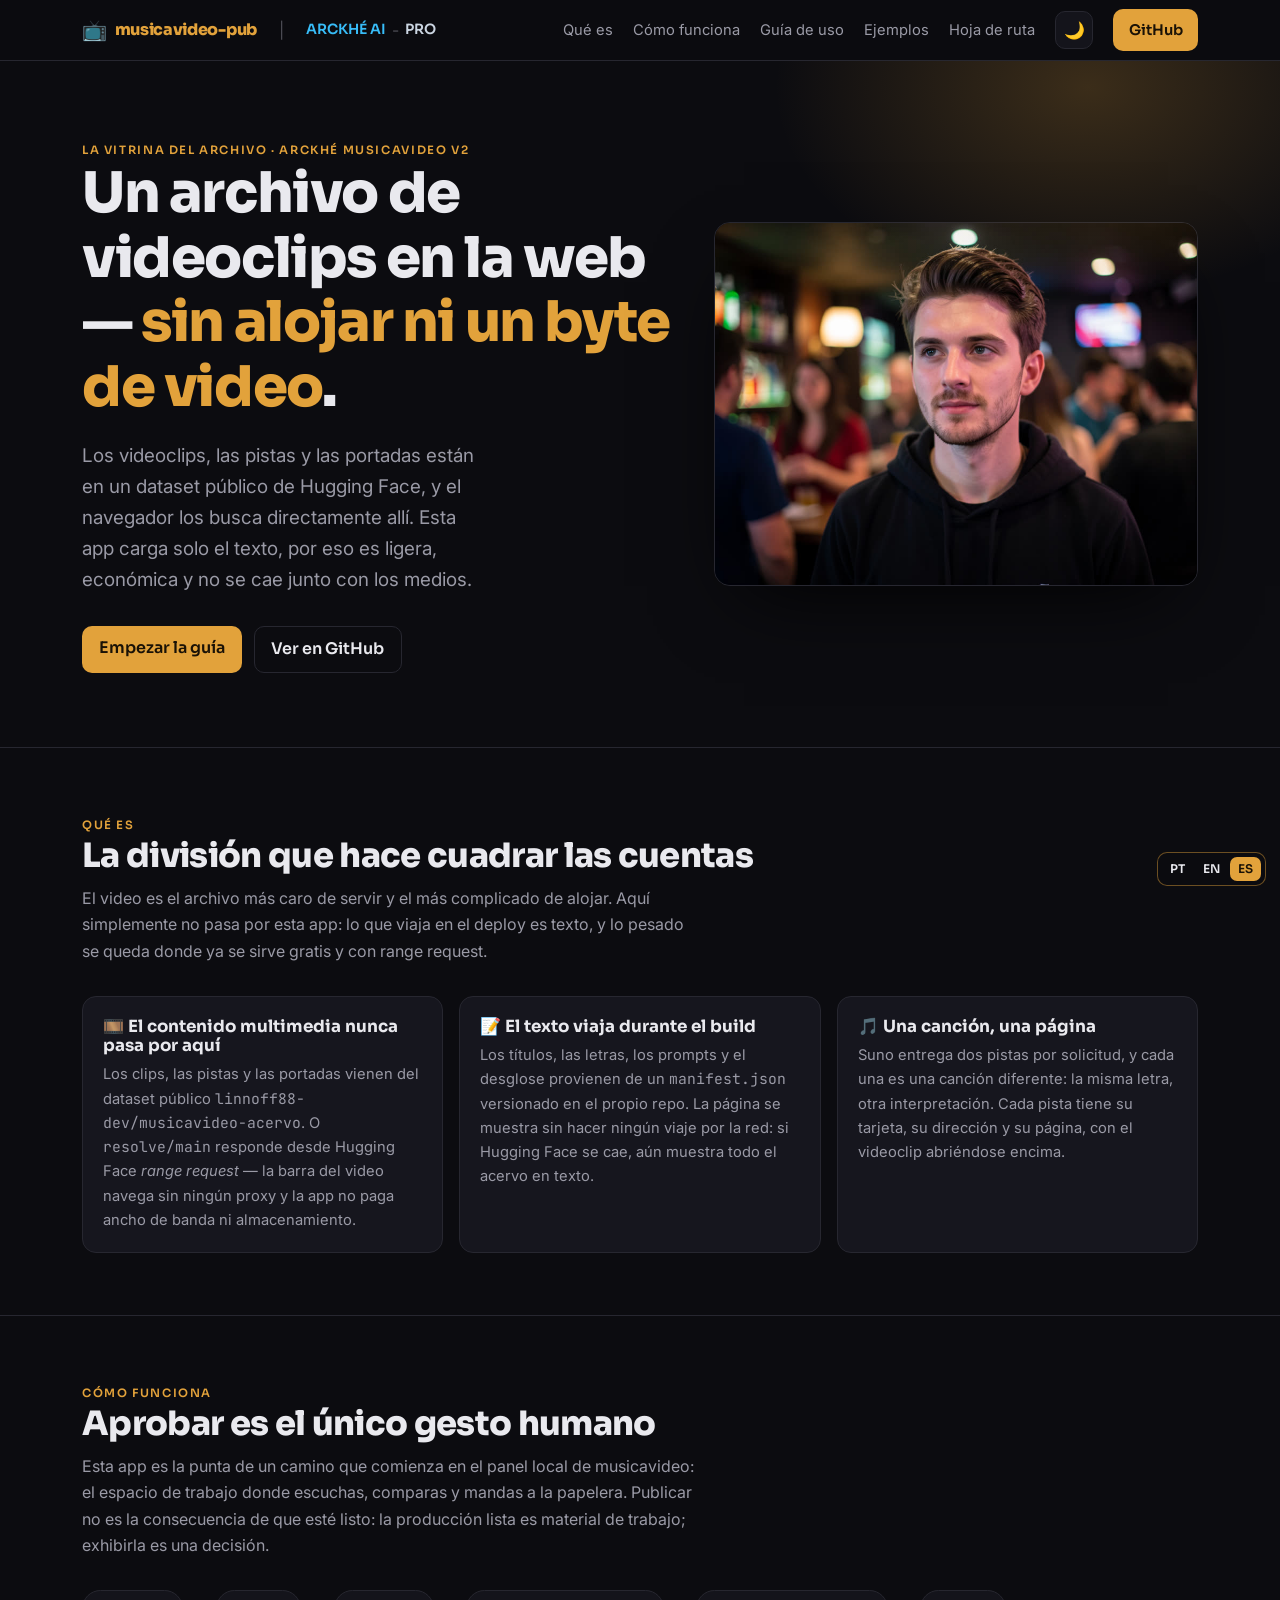
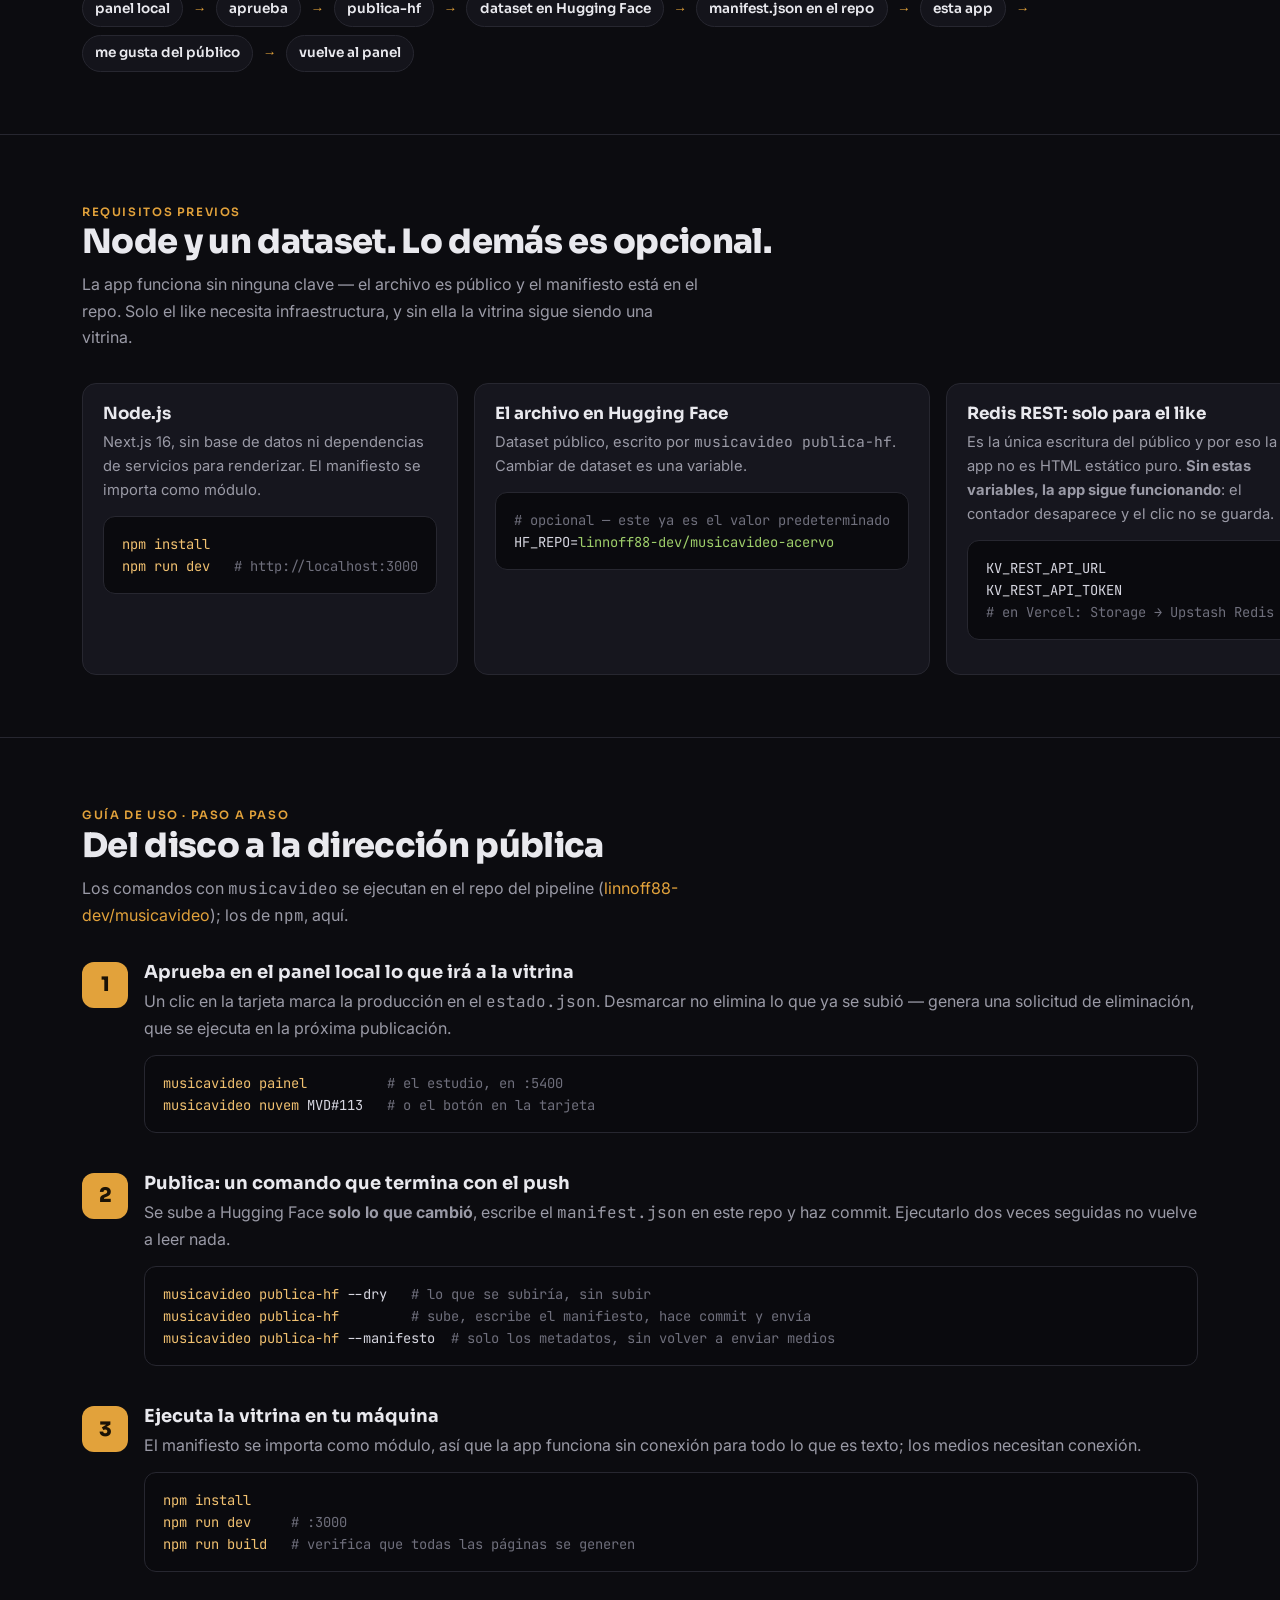
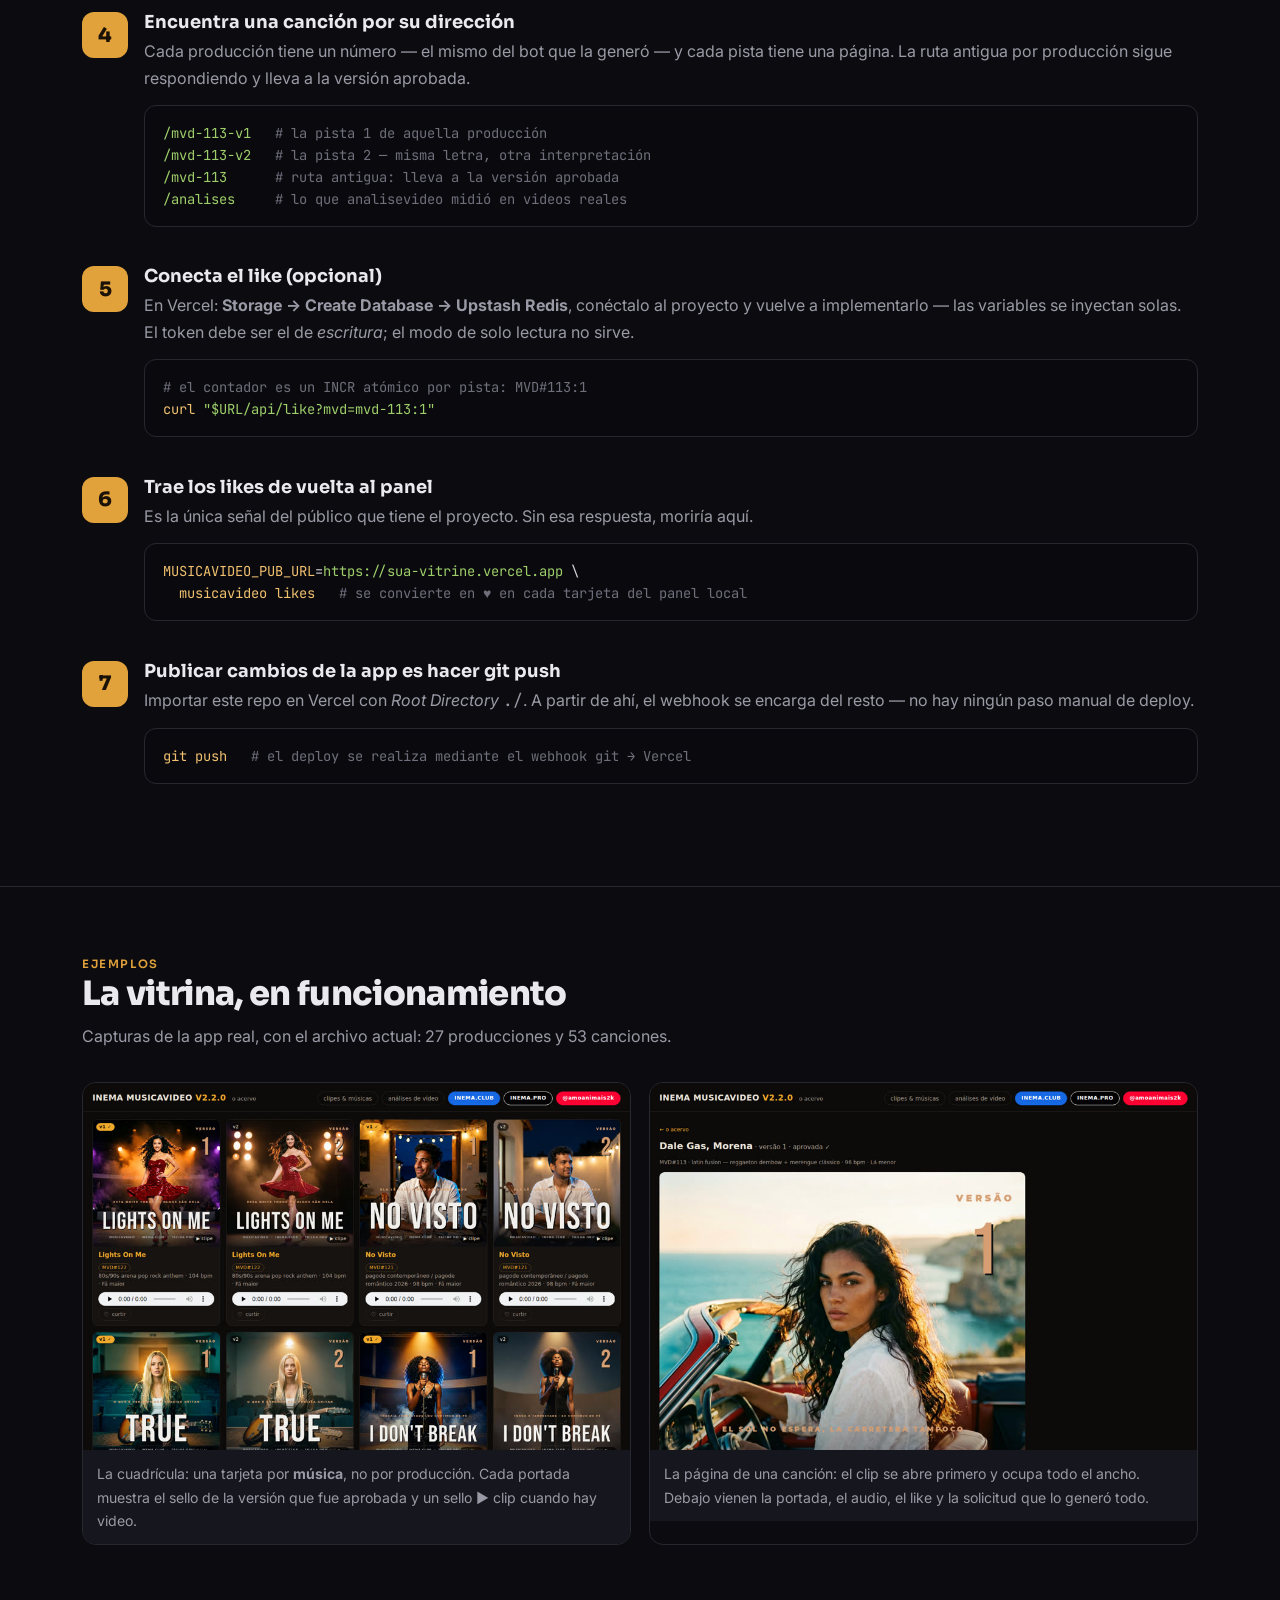
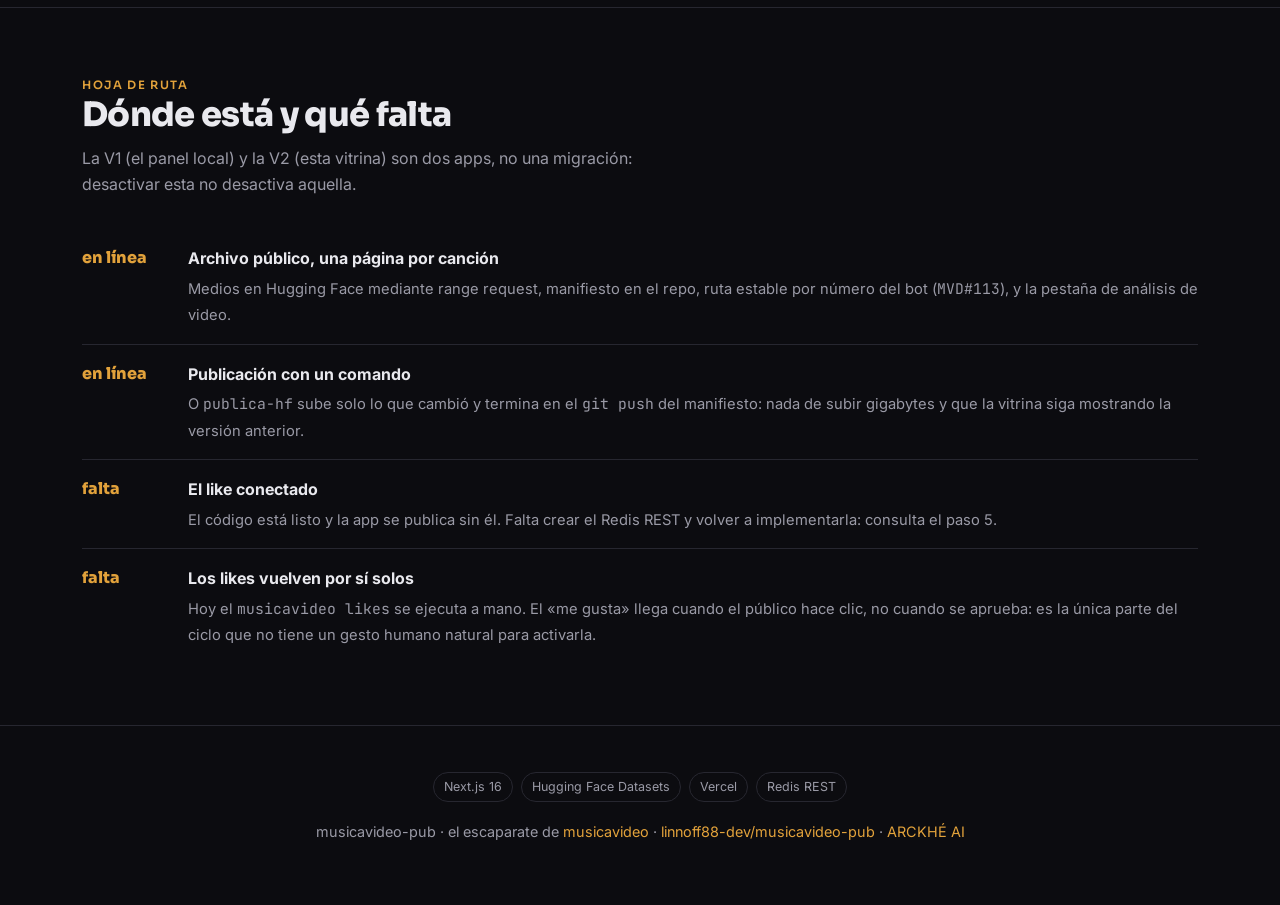
<file: guia/es/index.html>
<!DOCTYPE html>

<html lang="es">
<head>
<meta charset="utf-8"/>
<meta content="width=device-width, initial-scale=1" name="viewport"/>
<title>musicavideo-pub — el escaparate del acervo</title>
<meta content="App Next.js que publica un archivo de videoclips sin alojar medios: los archivos vienen de un dataset público en Hugging Face mediante solicitudes de rango, y solo el texto viaja en el build." name="description"/>
<link href="https://fonts.googleapis.com" rel="preconnect"/>
<link crossorigin="" href="https://fonts.gstatic.com" rel="preconnect"/>
<link href="https://fonts.googleapis.com/css2?family=Sora:wght@400;600;800&amp;family=Inter:wght@400;500;600&amp;family=JetBrains+Mono:wght@400;600&amp;display=swap" rel="stylesheet"/>
<style>
  :root{
    --bg:#0c0c10; --bg2:#14141b; --card:#16161e; --line:#272730;
    --txt:#e9e9ee; --mut:#9a9aa6; --amb:#E2A23B; --amb2:#f0c070; --sky:#38bdf8; --pro:#cbd5e1;
    color-scheme:dark;
  }
  body.light{
    --bg:#f6f7f9; --bg2:#eceef2; --card:#ffffff; --line:#e1e3ea;
    --txt:#1a1a22; --mut:#5b5b68; --amb:#b9791d; --amb2:#a16207; --sky:#0369a1; --pro:#b45309;
    color-scheme:light;
  }
  body.light .hero .glow{opacity:.5}
  body.light pre{background:#0e0e14;color:#d6d6e0}
  body.light pre .c{color:#8a8a98}
  *{box-sizing:border-box}
  html{scroll-behavior:smooth}
  body{margin:0;background:var(--bg);color:var(--txt);font:16px/1.65 Inter,system-ui,sans-serif;-webkit-font-smoothing:antialiased}
  h1,h2,h3{font-family:Sora,sans-serif;line-height:1.15;margin:0}
  a{color:var(--amb);text-decoration:none}
  code,pre{font-family:"JetBrains Mono",monospace}
  .wrap{max-width:1160px;margin:0 auto;padding:0 22px}
  .mut{color:var(--mut)} .amb{color:var(--amb)}
  .chip{display:inline-block;font-size:.72rem;letter-spacing:.14em;text-transform:uppercase;color:var(--amb);font-weight:600;font-family:Sora}
  nav{position:sticky;top:0;z-index:30;backdrop-filter:blur(12px);background:rgba(12,12,16,.78);border-bottom:1px solid var(--line)}
  nav .wrap{display:flex;align-items:center;gap:22px;height:60px}
  nav .brand{display:flex;align-items:center;gap:8px;font-family:Sora;font-weight:800;letter-spacing:-.02em;color:var(--amb)}
  nav .brand .emoji{font-size:1.25rem}
  nav .sep{color:var(--mut);opacity:.45}
  nav .ARCKHÉ{color:var(--sky);font-weight:600;font-size:.88rem;font-family:Sora}
  nav .ARCKHÉ:hover{filter:brightness(1.15)}
  nav .pro{color:var(--pro);font-weight:600;font-size:.88rem;font-family:Sora}
  nav .pro:hover{filter:brightness(1.15)}
  nav .clubpro{display:inline-flex;align-items:center;gap:6px}
  nav .links{margin-left:auto;display:flex;align-items:center;gap:20px;font-size:.92rem}
  nav .links a.sec{color:var(--mut)} nav .links a.sec:hover{color:var(--txt)}
  .tgl{background:var(--bg2);border:1px solid var(--line);color:var(--txt);width:38px;height:38px;border-radius:10px;cursor:pointer;display:inline-flex;align-items:center;justify-content:center;font-size:1.05rem}
  .tgl:hover{border-color:var(--amb)}
  .btn{display:inline-block;background:var(--amb);color:#1a1206;font-weight:600;padding:.6em 1.05em;border-radius:10px;font-family:Sora}
  .btn.ghost{background:transparent;color:var(--txt);border:1px solid var(--line)}
  @media(max-width:760px){nav .links a.sec{display:none}}
  .hero{position:relative;overflow:hidden;border-bottom:1px solid var(--line)}
  .hero .glow{position:absolute;inset:-40% -20% auto auto;width:70%;height:600px;background:radial-gradient(closest-side,rgba(226,162,59,.22),transparent 70%);pointer-events:none}
  .hero .wrap{display:grid;grid-template-columns:1.1fr .9fr;gap:40px;align-items:center;padding:74px 22px}
  .hero h1{font-size:clamp(2.2rem,5vw,3.5rem);font-weight:800;letter-spacing:-.025em}
  .hero p.lead{font-size:1.18rem;color:var(--mut);margin:1.1em 0 1.6em;max-width:34ch}
  .hero .cta{display:flex;gap:12px;flex-wrap:wrap}
  .hero figure{margin:0;border-radius:16px;overflow:hidden;border:1px solid var(--line);box-shadow:0 30px 80px -30px #000}
  .hero figure img{width:100%;display:block}
  @media(max-width:780px){.hero .wrap{grid-template-columns:1fr;padding:48px 22px}}
  section{padding:62px 0;border-bottom:1px solid var(--line)}
  section h2{font-size:clamp(1.5rem,3.4vw,2.1rem);font-weight:800;letter-spacing:-.02em}
  section .sub{color:var(--mut);margin:.6em 0 2em;max-width:62ch}
  .grid{display:grid;gap:16px}
  .g3{grid-template-columns:repeat(3,1fr)} .g4{grid-template-columns:repeat(4,1fr)} .g2{grid-template-columns:repeat(2,1fr)}
  @media(max-width:820px){.g3,.g4{grid-template-columns:1fr 1fr}}
  @media(max-width:540px){.g2,.g3,.g4{grid-template-columns:1fr}}
  .card{background:var(--card);border:1px solid var(--line);border-radius:14px;padding:20px}
  .card h3{font-size:1.05rem;margin-bottom:.4em}
  .card p{color:var(--mut);font-size:.92rem;margin:0}
  .num{display:inline-flex;width:30px;height:30px;align-items:center;justify-content:center;border-radius:8px;background:rgba(226,162,59,.14);color:var(--amb);font-family:Sora;font-weight:800;font-size:.9rem;margin-bottom:.7em}
  .flow{display:flex;flex-wrap:wrap;gap:8px;align-items:center;margin-top:10px}
  .flow span{background:var(--bg2);border:1px solid var(--line);border-radius:999px;padding:.45em .9em;font-size:.85rem;font-family:Sora;font-weight:600}
  .flow .arr{color:var(--amb);border:none;background:none;padding:0 .1em}
  pre{background:#0a0a0e;border:1px solid var(--line);border-radius:12px;padding:16px 18px;overflow:auto;font-size:.86rem;line-height:1.6;color:#d6d6e0}
  pre .c{color:#6f6f7c} pre .k{color:var(--amb2)} pre .s{color:#9ece6a}
  .step{display:grid;grid-template-columns:46px 1fr;gap:16px;margin-bottom:26px}
  .step .b{width:46px;height:46px;border-radius:12px;background:var(--amb);color:#1a1206;font-family:Sora;font-weight:800;font-size:1.25rem;display:flex;align-items:center;justify-content:center}
  .step h3{font-size:1.12rem;margin-bottom:.3em}
  .step p{color:var(--mut);margin:.2em 0 .7em}
  .ex{display:grid;grid-template-columns:1fr 1fr;gap:18px}
  @media(max-width:680px){.ex{grid-template-columns:1fr}}
  .ex figure{margin:0;border-radius:14px;overflow:hidden;border:1px solid var(--line)}
  .ex figure img{width:100%;display:block}
  .ex figcaption{padding:12px 14px;font-size:.88rem;color:var(--mut);background:var(--card)}
  .phase{display:flex;gap:14px;padding:16px 0;border-bottom:1px solid var(--line)}
  .phase:last-child{border:none}
  .phase .tag{flex:0 0 92px;font-family:Sora;font-weight:800;color:var(--amb)}
  .phase .d strong{display:block;margin-bottom:.2em}
  .phase .d span{color:var(--mut);font-size:.92rem}
  footer{padding:46px 0;text-align:center;color:var(--mut);font-size:.9rem}
  .pill{display:inline-block;border:1px solid var(--line);border-radius:999px;padding:.3em .8em;font-size:.78rem;color:var(--mut);margin:0 4px}
</style>
<link href="https://linnoff88-dev.github.io/arckhe-/guia/" hreflang="pt-BR" rel="alternate"/><link href="https://linnoff88-dev.github.io/arckhe-/guia/en/" hreflang="en" rel="alternate"/><link href="https://linnoff88-dev.github.io/arckhe-/guia/es/" hreflang="es" rel="alternate"/></head>
<body><div class="ARCKHÉ-lang" style="position:fixed;right:14px;bottom:14px;z-index:9999;display:flex;gap:2px;padding:4px;border-radius:10px;background:rgba(12,12,16,.82);border:1px solid rgba(226,162,59,.45);font:600 12px/1 Sora,Inter,system-ui,sans-serif;backdrop-filter:blur(8px)" translate="no"><a href="../" hreflang="pt-BR" style="padding:6px 8px;border-radius:7px;text-decoration:none;color:#e9e9ee">PT</a><a href="../en/" hreflang="en" style="padding:6px 8px;border-radius:7px;text-decoration:none;color:#e9e9ee">EN</a><a href="./" hreflang="es" style="padding:6px 8px;border-radius:7px;text-decoration:none;color:#1a1206;background:#E2A23B">ES</a></div>
<nav><div class="wrap">
<a class="brand" href="#top"><span class="emoji">📺</span> musicavideo-pub</a>
<span class="sep">|</span>
<span class="clubpro">
<a class="ARCKHÉ" href="https://ARCKHÉ AI" rel="noopener" target="_blank">ARCKHÉ AI</a>
<span class="sep">-</span>
<a class="pro" href="https://ARCKHÉ.pro" rel="noopener" target="_blank">PRO</a>
</span>
<div class="links">
<a class="sec" href="#oque">Qué es</a>
<a class="sec" href="#fluxo">Cómo funciona</a>
<a class="sec" href="#guia">Guía de uso</a>
<a class="sec" href="#exemplos">Ejemplos</a>
<a class="sec" href="#roadmap">Hoja de ruta</a>
<button aria-label="Alternar tema" class="tgl" id="themeToggle" title="Alternar tema">🌙</button>
<a class="btn" href="https://github.com/linnoff88-dev/musicavideo-pub" rel="noopener" target="_blank">GitHub</a>
</div>
</div></nav>
<header class="hero" id="top">
<div class="glow"></div>
<div class="wrap">
<div>
<span class="chip">la vitrina del archivo · ARCKHÉ MUSICAVIDEO V2</span>
<h1>Un archivo de videoclips en la web — <span class="amb">sin alojar ni un byte de video</span>.</h1>
<p class="lead">Los videoclips, las pistas y las portadas están en un dataset público de Hugging Face, y el navegador los busca directamente allí. Esta app carga solo el texto, por eso es ligera, económica y no se cae junto con los medios.</p>
<div class="cta">
<a class="btn" href="#guia">Empezar la guía</a>
<a class="btn ghost" href="https://github.com/linnoff88-dev/musicavideo-pub" rel="noopener" target="_blank">Ver en GitHub</a>
</div>
</div>
<figure><img alt="Portada del proyecto musicavideo-pub" src="../assets/hero.jpg"/></figure>
</div>
</header>
<section id="oque"><div class="wrap">
<span class="chip">Qué es</span>
<h2>La división que hace cuadrar las cuentas</h2>
<p class="sub">El video es el archivo más caro de servir y el más complicado de alojar. Aquí simplemente no pasa por esta app: lo que viaja en el deploy es texto, y lo pesado se queda donde ya se sirve gratis y con range request.</p>
<div class="grid g3">
<div class="card"><h3>🎞️ El contenido multimedia nunca pasa por aquí</h3><p>Los clips, las pistas y las portadas vienen del dataset público <code>linnoff88-dev/musicavideo-acervo</code>. O <code>resolve/main</code> responde desde Hugging Face <em>range request</em> — la barra del video navega sin ningún proxy y la app no paga ancho de banda ni almacenamiento.</p></div>
<div class="card"><h3>📝 El texto viaja durante el build</h3><p>Los títulos, las letras, los prompts y el desglose provienen de un <code>manifest.json</code> versionado en el propio repo. La página se muestra sin hacer ningún viaje por la red: si Hugging Face se cae, aún muestra todo el acervo en texto.</p></div>
<div class="card"><h3>🎵 Una canción, una página</h3><p>Suno entrega dos pistas por solicitud, y cada una es una canción diferente: la misma letra, otra interpretación. Cada pista tiene su tarjeta, su dirección y su página, con el videoclip abriéndose encima.</p></div>
</div>
</div></section>
<section id="fluxo"><div class="wrap">
<span class="chip">Cómo funciona</span>
<h2>Aprobar es el único gesto humano</h2>
<p class="sub">Esta app es la punta de un camino que comienza en el panel local de musicavideo: el espacio de trabajo donde escuchas, comparas y mandas a la papelera. Publicar no es la consecuencia de que esté listo: la producción lista es material de trabajo; exhibirla es una decisión.</p>
<div class="flow">
<span>panel local</span><span class="arr">→</span>
<span>aprueba</span><span class="arr">→</span>
<span>publica-hf</span><span class="arr">→</span>
<span>dataset en Hugging Face</span><span class="arr">→</span>
<span>manifest.json en el repo</span><span class="arr">→</span>
<span>esta app</span><span class="arr">→</span>
<span>me gusta del público</span><span class="arr">→</span>
<span>vuelve al panel</span>
</div>
</div></section>
<section id="pre"><div class="wrap">
<span class="chip">Requisitos previos</span>
<h2>Node y un dataset. Lo demás es opcional.</h2>
<p class="sub">La app funciona sin ninguna clave — el archivo es público y el manifiesto está en el repo. Solo el like necesita infraestructura, y sin ella la vitrina sigue siendo una vitrina.</p>
<div class="grid g3">
<div class="card"><h3>Node.js</h3><p>Next.js 16, sin base de datos ni dependencias de servicios para renderizar. El manifiesto se importa como módulo.</p><pre><span class="k">npm install</span>
<span class="k">npm run dev</span>   <span class="c"># http://localhost:3000</span></pre></div>
<div class="card"><h3>El archivo en Hugging Face</h3><p>Dataset público, escrito por <code>musicavideo publica-hf</code>. Cambiar de dataset es una variable.</p><pre><span class="c"># opcional — este ya es el valor predeterminado</span>
HF_REPO=<span class="s">linnoff88-dev/musicavideo-acervo</span></pre></div>
<div class="card"><h3>Redis REST: solo para el like</h3><p>Es la única escritura del público y por eso la app no es HTML estático puro. <strong>Sin estas variables, la app sigue funcionando</strong>: el contador desaparece y el clic no se guarda.</p><pre>KV_REST_API_URL
KV_REST_API_TOKEN
<span class="c"># en Vercel: Storage → Upstash Redis</span></pre></div>
</div>
</div></section>
<section id="guia"><div class="wrap">
<span class="chip">Guía de uso · paso a paso</span>
<h2>Del disco a la dirección pública</h2>
<p class="sub">Los comandos con <code>musicavideo</code> se ejecutan en el repo del pipeline (<a href="https://github.com/linnoff88-dev/musicavideo">linnoff88-dev/musicavideo</a>); los de <code>npm</code>, aquí.</p>
<div class="step"><div class="b">1</div><div>
<h3>Aprueba en el panel local lo que irá a la vitrina</h3>
<p>Un clic en la tarjeta marca la producción en el <code>estado.json</code>. Desmarcar no elimina lo que ya se subió — genera una solicitud de eliminación, que se ejecuta en la próxima publicación.</p>
<pre><span class="k">musicavideo painel</span>          <span class="c"># el estudio, en :5400</span>
<span class="k">musicavideo nuvem</span> MVD#113   <span class="c"># o el botón en la tarjeta</span></pre>
</div></div>
<div class="step"><div class="b">2</div><div>
<h3>Publica: un comando que termina con el push</h3>
<p>Se sube a Hugging Face <strong>solo lo que cambió</strong>, escribe el <code>manifest.json</code> en este repo y haz commit. Ejecutarlo dos veces seguidas no vuelve a leer nada.</p>
<pre><span class="k">musicavideo publica-hf</span> --dry   <span class="c"># lo que se subiría, sin subir</span>
<span class="k">musicavideo publica-hf</span>         <span class="c"># sube, escribe el manifiesto, hace commit y envía</span>
<span class="k">musicavideo publica-hf</span> --manifesto  <span class="c"># solo los metadatos, sin volver a enviar medios</span></pre>
</div></div>
<div class="step"><div class="b">3</div><div>
<h3>Ejecuta la vitrina en tu máquina</h3>
<p>El manifiesto se importa como módulo, así que la app funciona sin conexión para todo lo que es texto; los medios necesitan conexión.</p>
<pre><span class="k">npm install</span>
<span class="k">npm run dev</span>     <span class="c"># :3000</span>
<span class="k">npm run build</span>   <span class="c"># verifica que todas las páginas se generen</span></pre>
</div></div>
<div class="step"><div class="b">4</div><div>
<h3>Encuentra una canción por su dirección</h3>
<p>Cada producción tiene un número — el mismo del bot que la generó — y cada pista tiene una página. La ruta antigua por producción sigue respondiendo y lleva a la versión aprobada.</p>
<pre><span class="s">/mvd-113-v1</span>   <span class="c"># la pista 1 de aquella producción</span>
<span class="s">/mvd-113-v2</span>   <span class="c"># la pista 2 — misma letra, otra interpretación</span>
<span class="s">/mvd-113</span>      <span class="c"># ruta antigua: lleva a la versión aprobada</span>
<span class="s">/analises</span>     <span class="c"># lo que analisevideo midió en videos reales</span></pre>
</div></div>
<div class="step"><div class="b">5</div><div>
<h3>Conecta el like (opcional)</h3>
<p>En Vercel: <strong>Storage → Create Database → Upstash Redis</strong>, conéctalo al proyecto y vuelve a implementarlo — las variables se inyectan solas. El token debe ser el de <em>escritura</em>; el modo de solo lectura no sirve.</p>
<pre><span class="c"># el contador es un INCR atómico por pista: MVD#113:1</span>
<span class="k">curl</span> <span class="s">"$URL/api/like?mvd=mvd-113:1"</span></pre>
</div></div>
<div class="step"><div class="b">6</div><div>
<h3>Trae los likes de vuelta al panel</h3>
<p>Es la única señal del público que tiene el proyecto. Sin esa respuesta, moriría aquí.</p>
<pre><span class="k">MUSICAVIDEO_PUB_URL</span>=<span class="s">https://sua-vitrine.vercel.app</span> \
  <span class="k">musicavideo likes</span>   <span class="c"># se convierte en ♥ en cada tarjeta del panel local</span></pre>
</div></div>
<div class="step"><div class="b">7</div><div>
<h3>Publicar cambios de la app es hacer git push</h3>
<p>Importar este repo en Vercel con <em>Root Directory</em> <code>./</code>. A partir de ahí, el webhook se encarga del resto — no hay ningún paso manual de deploy.</p>
<pre><span class="k">git push</span>   <span class="c"># el deploy se realiza mediante el webhook git → Vercel</span></pre>
</div></div>
</div></section>
<section id="exemplos"><div class="wrap">
<span class="chip">Ejemplos</span>
<h2>La vitrina, en funcionamiento</h2>
<p class="sub">Capturas de la app real, con el archivo actual: 27 producciones y 53 canciones.</p>
<div class="ex">
<figure><img alt="La cuadrícula del archivo, una tarjeta por canción" src="../assets/ex1.jpg"/><figcaption>La cuadrícula: una tarjeta por <strong>música</strong>, no por producción. Cada portada muestra el sello de la versión que fue aprobada y un sello ▶ clip cuando hay video.</figcaption></figure>
<figure><img alt="La página de una canción, con el clip arriba" src="../assets/ex2.jpg"/><figcaption>La página de una canción: el clip se abre primero y ocupa todo el ancho. Debajo vienen la portada, el audio, el like y la solicitud que lo generó todo.</figcaption></figure>
</div>
</div></section>
<section id="roadmap"><div class="wrap">
<span class="chip">Hoja de ruta</span>
<h2>Dónde está y qué falta</h2>
<p class="sub">La V1 (el panel local) y la V2 (esta vitrina) son dos apps, no una migración: desactivar esta no desactiva aquella.</p>
<div class="phase"><div class="tag">en línea</div><div class="d"><strong>Archivo público, una página por canción</strong><span>Medios en Hugging Face mediante range request, manifiesto en el repo, ruta estable por número del bot (<code>MVD#113</code>), y la pestaña de análisis de video.</span></div></div>
<div class="phase"><div class="tag">en línea</div><div class="d"><strong>Publicación con un comando</strong><span>O <code>publica-hf</code> sube solo lo que cambió y termina en el <code>git push</code> del manifiesto: nada de subir gigabytes y que la vitrina siga mostrando la versión anterior.</span></div></div>
<div class="phase"><div class="tag">falta</div><div class="d"><strong>El like conectado</strong><span>El código está listo y la app se publica sin él. Falta crear el Redis REST y volver a implementarla: consulta el paso 5.</span></div></div>
<div class="phase"><div class="tag">falta</div><div class="d"><strong>Los likes vuelven por sí solos</strong><span>Hoy el <code>musicavideo likes</code> se ejecuta a mano. El «me gusta» llega cuando el público hace clic, no cuando se aprueba: es la única parte del ciclo que no tiene un gesto humano natural para activarla.</span></div></div>
</div></section>
<footer>
<div class="wrap">
<div class="pill">Next.js 16</div><div class="pill">Hugging Face Datasets</div><div class="pill">Vercel</div><div class="pill">Redis REST</div>
<p style="margin-top:18px">musicavideo-pub · el escaparate de <a href="https://github.com/linnoff88-dev/musicavideo">musicavideo</a> ·
      <a href="https://github.com/linnoff88-dev/musicavideo-pub">linnoff88-dev/musicavideo-pub</a> ·
      <a href="https://ARCKHÉ AI">ARCKHÉ AI</a></p>
</div>
</footer>
<script>
  (function(){
    var KEY='musicavideo-pub-theme';
    var b=document.body, t=document.getElementById('themeToggle');
    if(localStorage.getItem(KEY)==='light'){ b.classList.add('light'); t.textContent='☀️'; }
    t.addEventListener('click',function(){
      var light=b.classList.toggle('light');
      t.textContent=light?'☀️':'🌙';
      localStorage.setItem(KEY, light?'light':'dark');
    });
  })();
</script>
</body>
</html>
</file>
